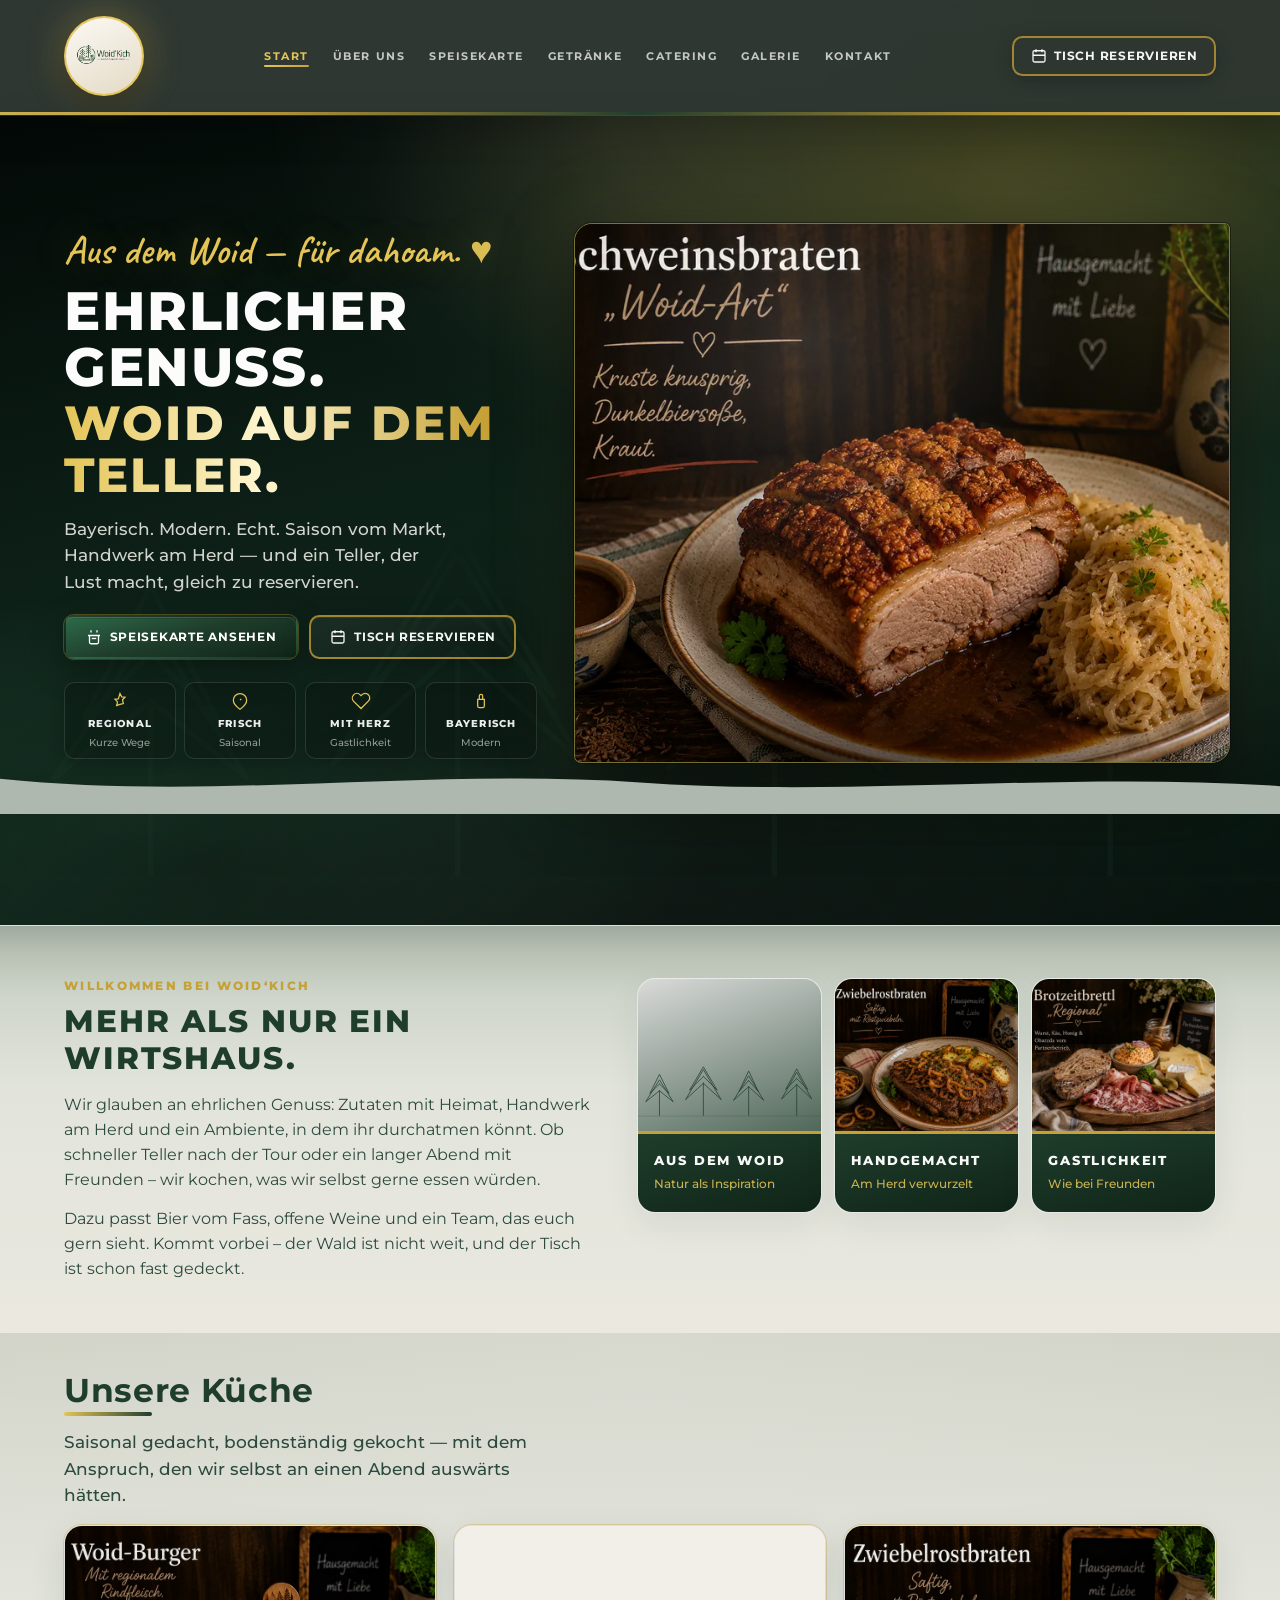
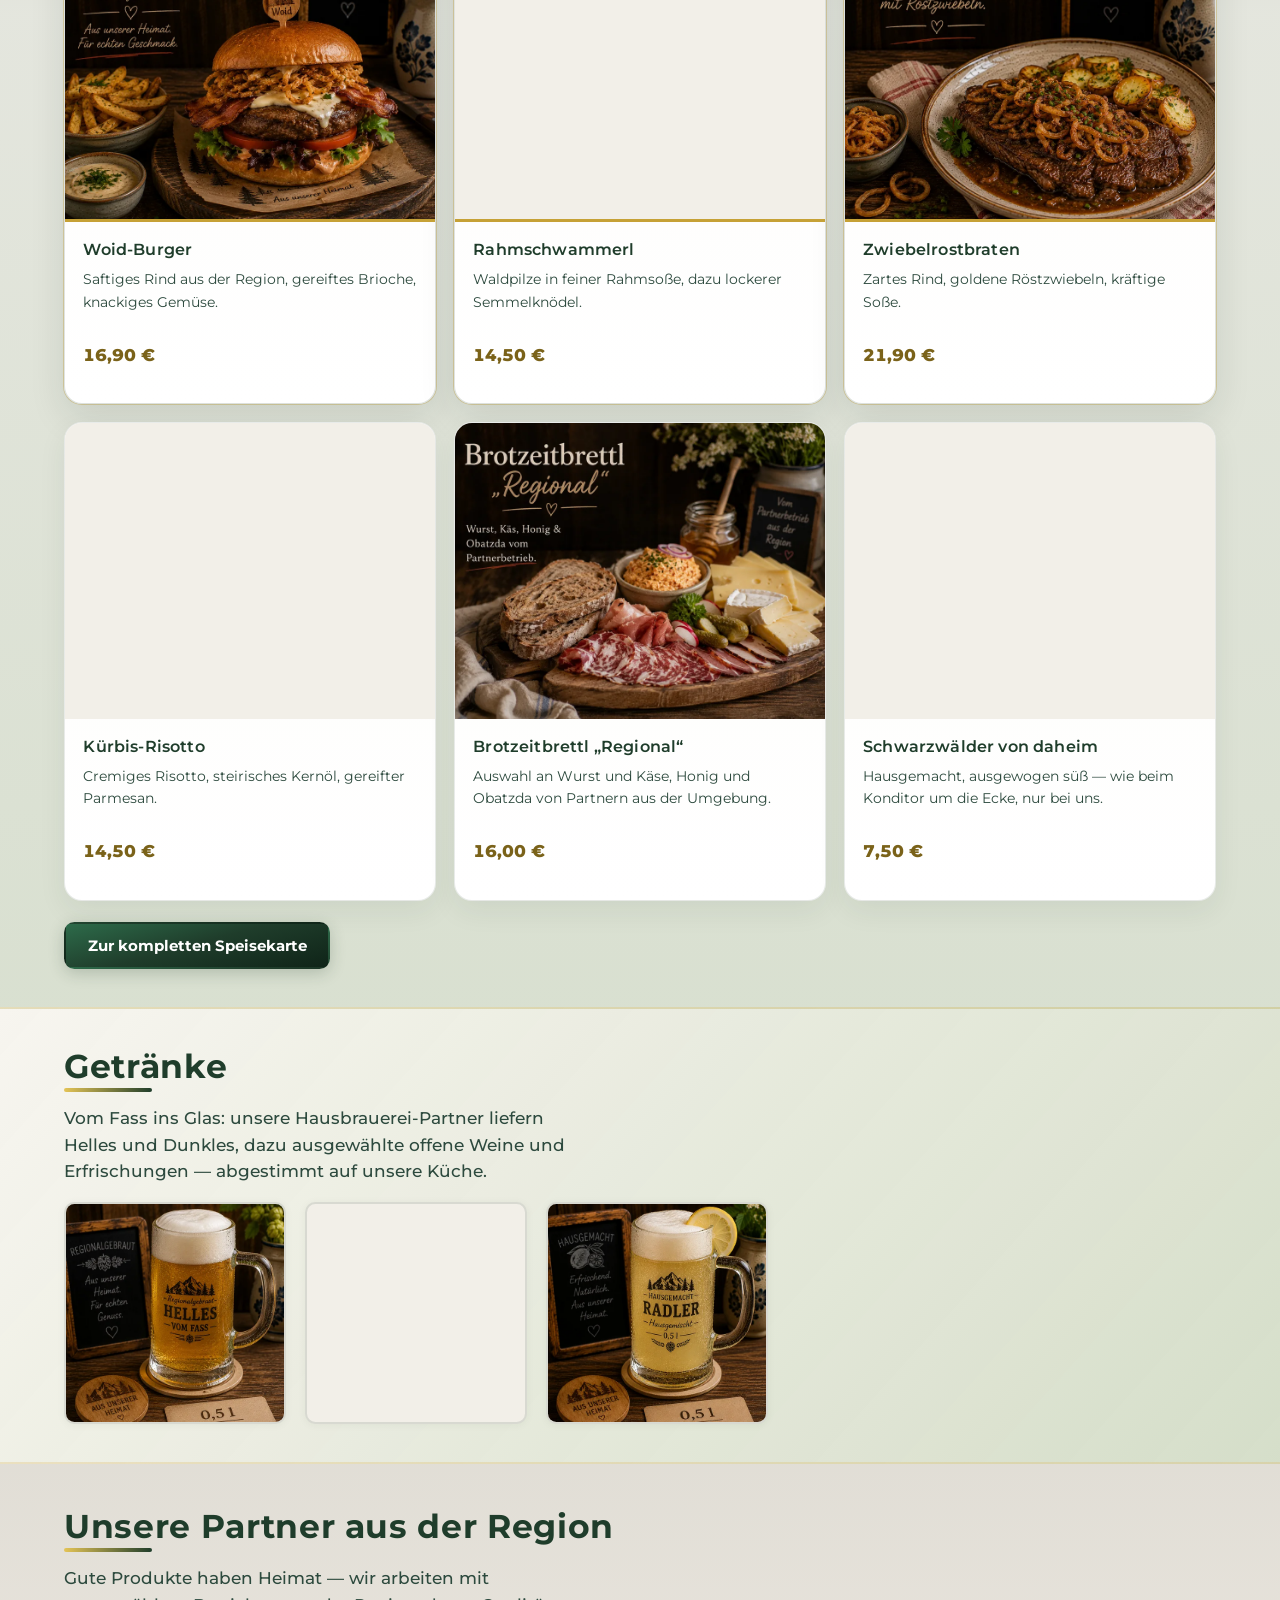
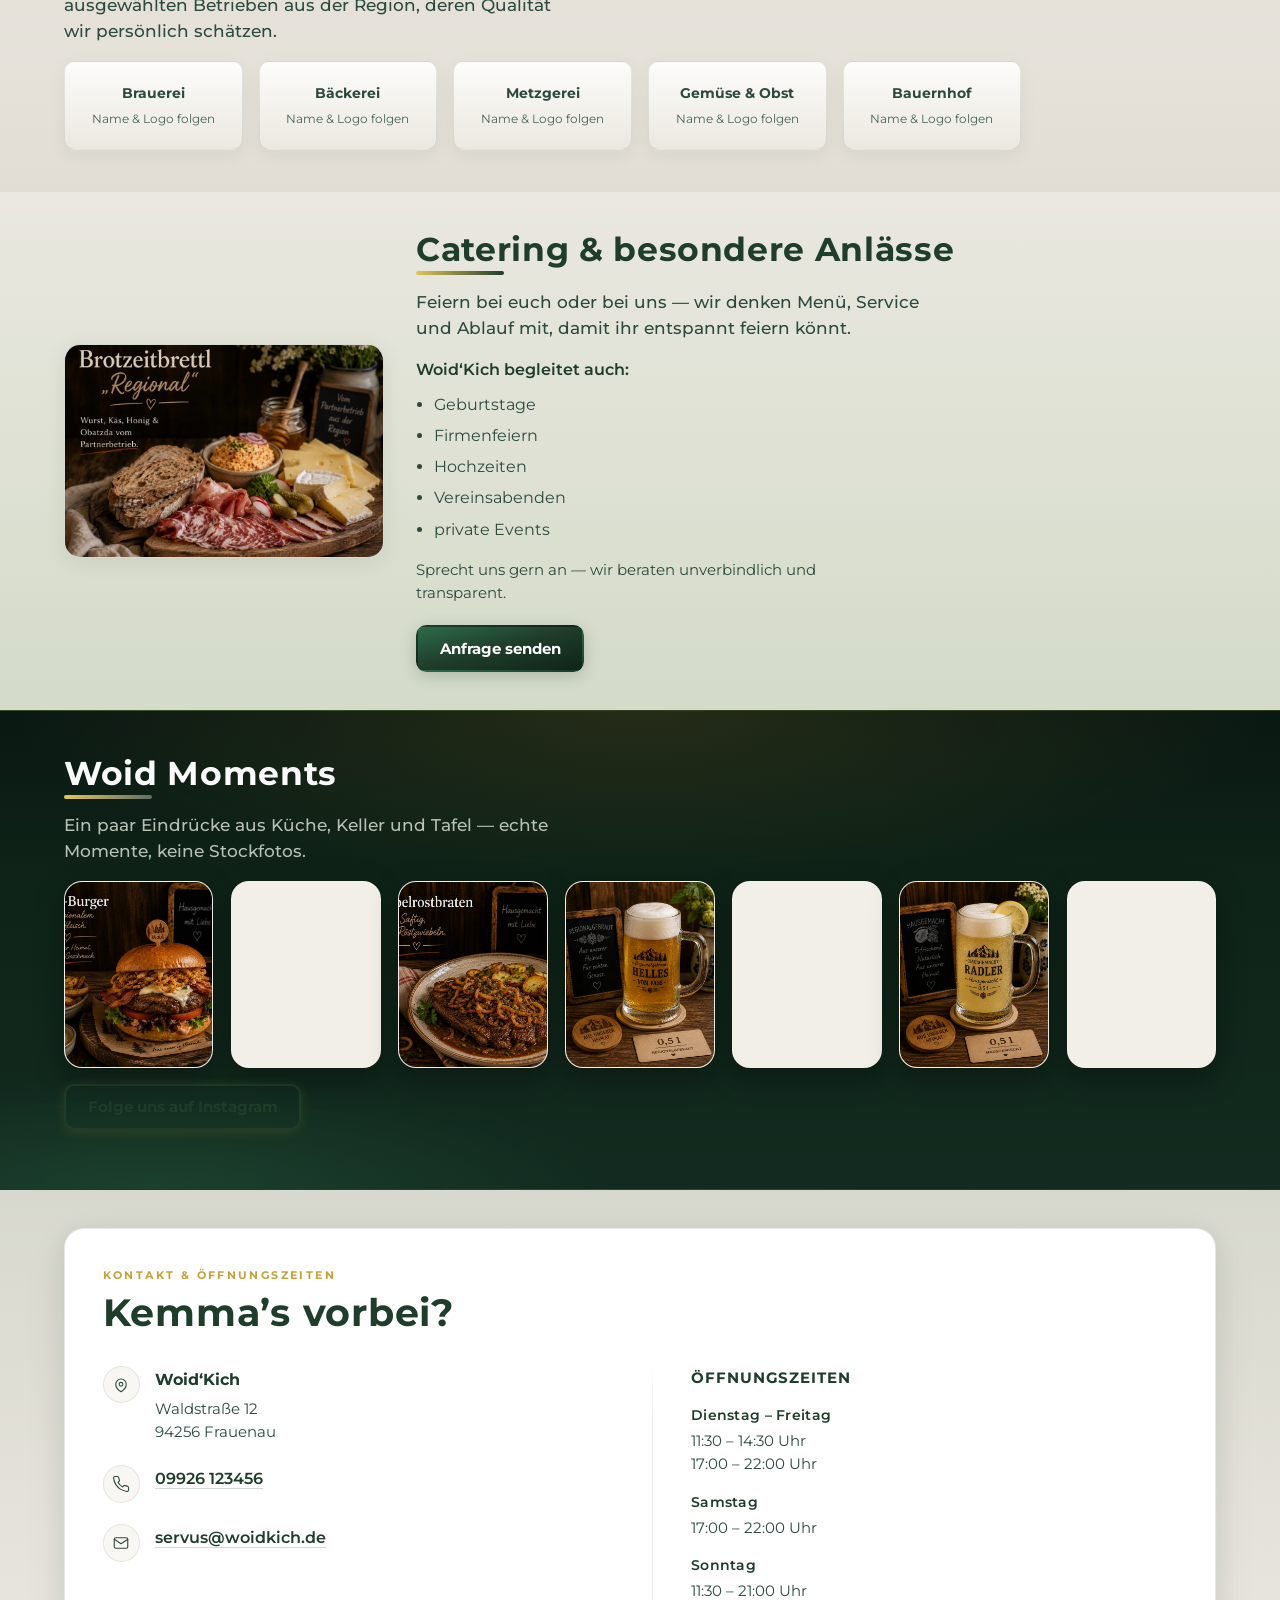
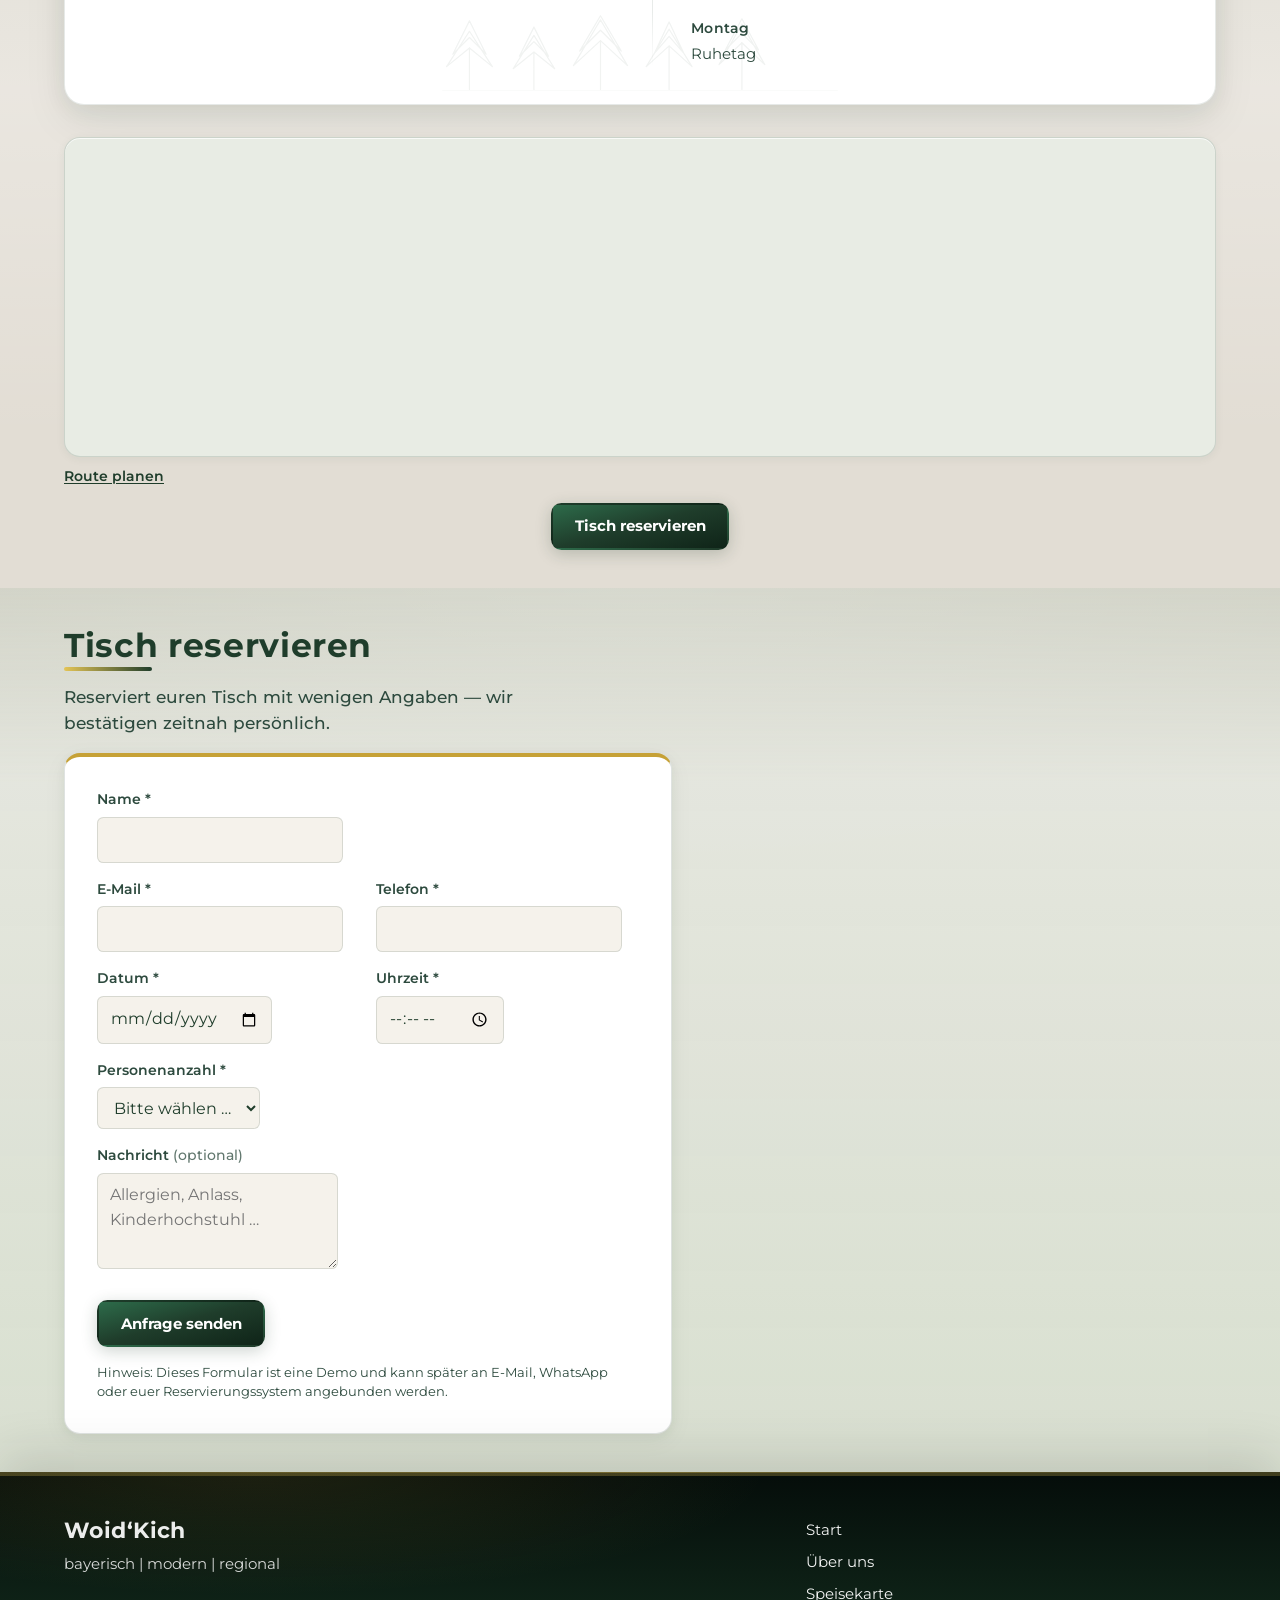
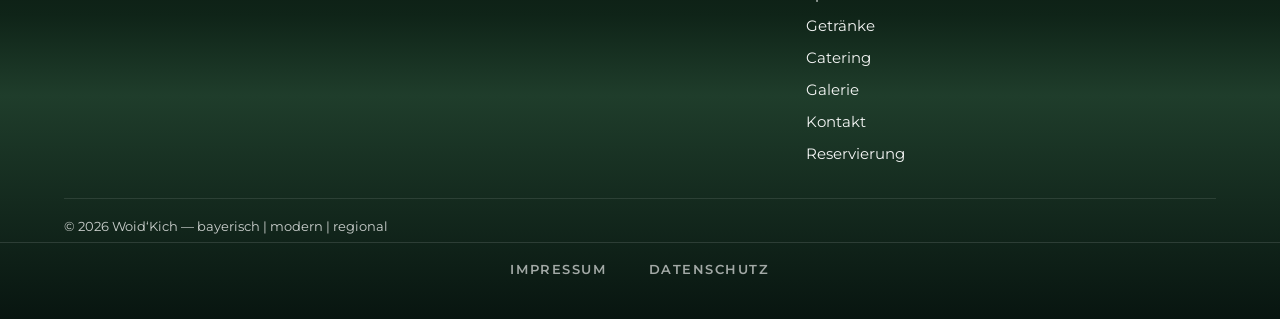
<file: index.html>
<!DOCTYPE html>
<html lang="de">
<head>
  <meta charset="utf-8">
  <meta name="viewport" content="width=device-width, initial-scale=1">
  <meta name="description" content="Woid‘Kich — bayerisch · modern · regional. Waldstraße 12, 94256 Frauenau. Reservierung &amp; Speisekarte.">
  <title>Woid‘Kich — bayerisch | modern | regional</title>
  <link rel="icon" href="logo.png" type="image/png">
  <link rel="preconnect" href="https://fonts.googleapis.com">
  <link rel="preconnect" href="https://fonts.gstatic.com" crossorigin>
  <link href="https://fonts.googleapis.com/css2?family=Caveat:wght@600&family=Montserrat:wght@400;500;600;700&display=swap" rel="stylesheet">
  <link rel="preload" as="image" href="img/web/schweinsbraten-woid-art.webp" type="image/webp">
  <link rel="stylesheet" href="style.css">
</head>
<body class="page--home">
  <a class="skip-link" href="#main">Zum Inhalt springen</a>

  <header class="site-header site-header--home">
    <div class="container header-inner">
      <a class="logo-link logo-link--badge" href="#start" aria-label="Woid‘Kich — Zur Startseite">
        <img src="logo.png" alt="" class="logo-img" width="480" height="148" decoding="async">
        <span class="logo-fallback" hidden>Woid‘Kich</span>
      </a>
      <button type="button" class="nav-toggle" aria-expanded="false" aria-controls="main-navigation" aria-label="Menü öffnen">
        <span class="nav-toggle__bars" aria-hidden="true"><span></span><span></span><span></span></span>
      </button>
      <nav id="main-navigation" class="main-nav main-nav--caps" aria-label="Hauptnavigation">
        <a href="#start" class="is-active" aria-current="page">Start</a>
        <a href="#ueber-uns">Über uns</a>
        <a href="#speisekarte">Speisekarte</a>
        <a href="#getraenke">Getränke</a>
        <a href="#catering">Catering</a>
        <a href="#galerie">Galerie</a>
        <a href="#kontakt">Kontakt</a>
      </nav>
      <div class="header-actions">
        <a class="btn btn--reserve-header" href="#reservierung">
          <svg class="btn__icon" width="18" height="18" viewBox="0 0 24 24" fill="none" stroke="currentColor" stroke-width="1.75" aria-hidden="true"><rect x="4" y="5" width="16" height="15" rx="2"/><path d="M8 3v4M16 3v4M4 11h16"/></svg>
          Tisch reservieren
        </a>
      </div>
    </div>
  </header>

  <main id="main">
    <section id="start" class="hero hero--cinema" aria-labelledby="hero-heading">
      <div class="hero__forest" aria-hidden="true"></div>
      <div class="container hero__grid hero__grid--cinema">
        <div class="hero__content hero__content--cinema">
          <p class="hero__script">Aus dem Woid — für dahoam. <span class="hero__heart" aria-hidden="true">♥</span></p>
          <h1 class="hero__display" id="hero-heading">
            <span class="hero__display-line">Ehrlicher Genuss.</span>
            <span class="hero__display-line hero__display-line--gold">Woid auf dem Teller.</span>
          </h1>
          <p class="hero__lead">
            Bayerisch. Modern. Echt. Saison vom Markt, Handwerk am Herd — und ein Teller, der Lust macht, gleich zu reservieren.
          </p>
          <div class="hero__actions hero__actions--cinema">
            <a class="btn btn--primary btn--cinema-solid" href="speisekarte.html">
              <svg class="btn__icon" width="18" height="18" viewBox="0 0 24 24" fill="none" stroke="currentColor" stroke-width="1.75" aria-hidden="true"><path d="M8 3v3M16 3v3M4 10h16M6 10v9a2 2 0 002 2h8a2 2 0 002-2v-9"/><path d="M9 14h6"/></svg>
              Speisekarte ansehen
            </a>
            <a class="btn btn--cinema-outline" href="#reservierung">
              <svg class="btn__icon" width="18" height="18" viewBox="0 0 24 24" fill="none" stroke="currentColor" stroke-width="1.75" aria-hidden="true"><rect x="4" y="5" width="16" height="15" rx="2"/><path d="M8 3v4M16 3v4M4 11h16"/></svg>
              Tisch reservieren
            </a>
          </div>
          <ul class="hero__pillrow" aria-label="Werte">
            <li class="hero__pill">
              <span class="hero__pill-icon" aria-hidden="true">
                <svg width="20" height="20" viewBox="0 0 24 24" fill="none" stroke="currentColor" stroke-width="1.5"><path d="M12 3l2 4 4 .5-3 3 1 4.5L12 16l-4 1.5 1-4.5-3-3 4-.5z"/></svg>
              </span>
              <span class="hero__pill-label">Regional</span>
              <span class="hero__pill-sub">Kurze Wege</span>
            </li>
            <li class="hero__pill">
              <span class="hero__pill-icon" aria-hidden="true">
                <svg width="20" height="20" viewBox="0 0 24 24" fill="none" stroke="currentColor" stroke-width="1.5"><path d="M12 22c4-3 8-6 8-11a8 8 0 10-16 0c0 5 4 8 8 11z"/><path d="M12 11l1.5-1.5"/></svg>
              </span>
              <span class="hero__pill-label">Frisch</span>
              <span class="hero__pill-sub">Saisonal</span>
            </li>
            <li class="hero__pill">
              <span class="hero__pill-icon" aria-hidden="true">
                <svg width="20" height="20" viewBox="0 0 24 24" fill="none" stroke="currentColor" stroke-width="1.5"><path d="M20.8 4.6a5.5 5.5 0 00-7.8 0L12 5.6l-1-1a5.5 5.5 0 00-7.8 7.8L12 21l8.8-8.8a5.5 5.5 0 000-7.8z"/></svg>
              </span>
              <span class="hero__pill-label">Mit Herz</span>
              <span class="hero__pill-sub">Gastlichkeit</span>
            </li>
            <li class="hero__pill">
              <span class="hero__pill-icon" aria-hidden="true">
                <svg width="20" height="20" viewBox="0 0 24 24" fill="none" stroke="currentColor" stroke-width="1.5"><path d="M8 10h8v8a2 2 0 01-2 2h-4a2 2 0 01-2-2v-8zM10 6a2 2 0 114 0v4H10V6z"/></svg>
              </span>
              <span class="hero__pill-label">Bayerisch</span>
              <span class="hero__pill-sub">Modern</span>
            </li>
          </ul>
        </div>
        <div class="hero__shot">
          <div class="hero__visual hero__visual--cinema" role="img" aria-label="Schweinsbraten vom Teller — Stimmungsbild Küche">
            <img class="hero__visual-img" src="img/web/schweinsbraten-woid-art.webp" alt="" width="900" height="600" decoding="async" fetchpriority="high" loading="eager" sizes="(max-width: 768px) 100vw, 58vw">
          </div>
        </div>
      </div>
      <div class="hero__edge" aria-hidden="true">
        <svg class="hero__edge-svg" viewBox="0 0 1440 56" preserveAspectRatio="none" focusable="false">
          <path fill="currentColor" d="M0,56 L0,18 C240,42 480,6 720,22 C960,38 1200,10 1440,26 L1440,56 Z"/>
        </svg>
      </div>
    </section>

    <section id="ueber-uns" class="welcome" aria-labelledby="welcome-heading">
      <div class="container welcome__grid">
        <div class="welcome__copy">
          <p class="welcome__kicker">Willkommen bei Woid‘Kich</p>
          <h2 id="welcome-heading" class="welcome__title">Mehr als nur ein Wirtshaus.</h2>
          <p class="welcome__text">
            Wir glauben an ehrlichen Genuss: Zutaten mit Heimat, Handwerk am Herd und ein Ambiente, in dem ihr durchatmen könnt.
            Ob schneller Teller nach der Tour oder ein langer Abend mit Freunden – wir kochen, was wir selbst gerne essen würden.
          </p>
          <p class="welcome__text">
            Dazu passt Bier vom Fass, offene Weine und ein Team, das euch gern sieht. Kommt vorbei – der Wald ist nicht weit,
            und der Tisch ist schon fast gedeckt.
          </p>
        </div>
        <div class="welcome__pillars">
          <article class="pillar-card">
            <div class="pillar-card__visual pillar-card__visual--forest" role="img" aria-label="Waldstimmung"></div>
            <div class="pillar-card__bar">
              <h3 class="pillar-card__title">Aus dem Woid</h3>
              <p class="pillar-card__tagline">Natur als Inspiration</p>
            </div>
          </article>
          <article class="pillar-card">
            <div class="pillar-card__visual">
              <img src="img/web/zwiebelrostbraten.webp" alt="" width="900" height="600" loading="lazy" decoding="async">
            </div>
            <div class="pillar-card__bar">
              <h3 class="pillar-card__title">Handgemacht</h3>
              <p class="pillar-card__tagline">Am Herd verwurzelt</p>
            </div>
          </article>
          <article class="pillar-card">
            <div class="pillar-card__visual">
              <img src="img/web/brotzeitbrettl-regional.webp" alt="" width="900" height="600" loading="lazy" decoding="async">
            </div>
            <div class="pillar-card__bar">
              <h3 class="pillar-card__title">Gastlichkeit</h3>
              <p class="pillar-card__tagline">Wie bei Freunden</p>
            </div>
          </article>
        </div>
      </div>
    </section>

    <section id="speisekarte" class="section section--muted" aria-labelledby="kitchen-heading">
      <div class="container">
        <h2 id="kitchen-heading" class="section__title">Unsere Küche</h2>
        <p class="section__lead">Saisonal gedacht, bodenständig gekocht — mit dem Anspruch, den wir selbst an einen Abend auswärts hätten.</p>
        <div class="menu-preview__grid">
          <article class="card-dish card-dish--featured">
            <div class="card-dish__img">
              <img src="img/web/woid-burger.webp" alt="" width="900" height="563" loading="lazy" decoding="async">
            </div>
            <div class="card-dish__body">
              <h3 class="card-dish__title">Woid‑Burger</h3>
              <p class="card-dish__desc">Saftiges Rind aus der Region, gereiftes Brioche, knackiges Gemüse.</p>
              <p class="card-dish__price"><span class="price">16,90&nbsp;€</span></p>
            </div>
          </article>
          <article class="card-dish card-dish--featured">
            <div class="card-dish__img">
              <img src="img/web/rahmschwammerl.webp" alt="" width="900" height="563" loading="lazy" decoding="async">
            </div>
            <div class="card-dish__body">
              <h3 class="card-dish__title">Rahmschwammerl</h3>
              <p class="card-dish__desc">Waldpilze in feiner Rahmsoße, dazu lockerer Semmelknödel.</p>
              <p class="card-dish__price"><span class="price">14,50&nbsp;€</span></p>
            </div>
          </article>
          <article class="card-dish card-dish--featured">
            <div class="card-dish__img">
              <img src="img/web/zwiebelrostbraten.webp" alt="" width="900" height="563" loading="lazy" decoding="async">
            </div>
            <div class="card-dish__body">
              <h3 class="card-dish__title">Zwiebelrostbraten</h3>
              <p class="card-dish__desc">Zartes Rind, goldene Röstzwiebeln, kräftige Soße.</p>
              <p class="card-dish__price"><span class="price">21,90&nbsp;€</span></p>
            </div>
          </article>
          <article class="card-dish">
            <div class="card-dish__img">
              <img src="img/web/kurbis-risotto.webp" alt="" width="900" height="563" loading="lazy" decoding="async">
            </div>
            <div class="card-dish__body">
              <h3 class="card-dish__title">Kürbis‑Risotto</h3>
              <p class="card-dish__desc">Cremiges Risotto, steirisches Kernöl, gereifter Parmesan.</p>
              <p class="card-dish__price"><span class="price">14,50&nbsp;€</span></p>
            </div>
          </article>
          <article class="card-dish">
            <div class="card-dish__img">
              <img src="img/web/brotzeitbrettl-regional.webp" alt="" width="900" height="563" loading="lazy" decoding="async">
            </div>
            <div class="card-dish__body">
              <h3 class="card-dish__title">Brotzeitbrettl „Regional“</h3>
              <p class="card-dish__desc">Auswahl an Wurst und Käse, Honig und Obatzda von Partnern aus der Umgebung.</p>
              <p class="card-dish__price"><span class="price">16,00&nbsp;€</span></p>
            </div>
          </article>
          <article class="card-dish">
            <div class="card-dish__img">
              <img src="img/web/schwarzwalder.webp" alt="" width="900" height="563" loading="lazy" decoding="async">
            </div>
            <div class="card-dish__body">
              <h3 class="card-dish__title">Schwarzwälder von daheim</h3>
              <p class="card-dish__desc">Hausgemacht, ausgewogen süß — wie beim Konditor um die Ecke, nur bei uns.</p>
              <p class="card-dish__price"><span class="price">7,50&nbsp;€</span></p>
            </div>
          </article>
        </div>
        <div class="section__footer-cta">
          <a class="btn btn--primary" href="speisekarte.html">Zur kompletten Speisekarte</a>
        </div>
      </div>
    </section>

    <section id="getraenke" class="section getraenke-teaser" aria-labelledby="getraenke-heading">
      <div class="container">
        <h2 id="getraenke-heading" class="section__title">Getränke</h2>
        <p class="section__lead">
          Vom Fass ins Glas: unsere Hausbrauerei-Partner liefern Helles und Dunkles, dazu ausgewählte offene Weine
          und Erfrischungen — abgestimmt auf unsere Küche.
        </p>
        <div class="getraenke-strip" role="group" aria-label="Getränke in Bildern">
          <figure class="getraenke-strip__item">
            <img src="img/web/helles-vom-fass.webp" alt="" width="560" height="560" loading="lazy" decoding="async">
          </figure>
          <figure class="getraenke-strip__item">
            <img src="img/web/dunkles.webp" alt="" width="560" height="560" loading="lazy" decoding="async">
          </figure>
          <figure class="getraenke-strip__item">
            <img src="img/web/radler.webp" alt="" width="560" height="560" loading="lazy" decoding="async">
          </figure>
        </div>
      </div>
    </section>

    <section id="partner" class="section" aria-labelledby="partner-heading">
      <div class="container">
        <h2 id="partner-heading" class="section__title">Unsere Partner aus der Region</h2>
        <p class="section__lead">Gute Produkte haben Heimat — wir arbeiten mit ausgewählten Betrieben aus der Region, deren Qualität wir persönlich schätzen.</p>
        <div class="partner-grid">
          <div class="partner-item">Brauerei <small>Name &amp; Logo folgen</small></div>
          <div class="partner-item">Bäckerei <small>Name &amp; Logo folgen</small></div>
          <div class="partner-item">Metzgerei <small>Name &amp; Logo folgen</small></div>
          <div class="partner-item">Gemüse &amp; Obst <small>Name &amp; Logo folgen</small></div>
          <div class="partner-item">Bauernhof <small>Name &amp; Logo folgen</small></div>
        </div>
      </div>
    </section>

    <section id="catering" class="section catering" aria-labelledby="catering-heading">
      <div class="container catering__grid">
        <div class="catering__visual" role="img" aria-label="Catering &amp; festliche Tafel">
          <img src="img/web/brotzeitbrettl-regional.webp" alt="" width="900" height="600" loading="lazy" decoding="async">
        </div>
        <div class="catering__content">
          <h2 id="catering-heading" class="section__title">Catering &amp; besondere Anlässe</h2>
          <p class="section__lead">
            Feiern bei euch oder bei uns — wir denken Menü, Service und Ablauf mit, damit ihr entspannt feiern könnt.
          </p>
          <p class="catering__intro">Woid‘Kich begleitet auch:</p>
          <ul class="catering__list">
            <li>Geburtstage</li>
            <li>Firmenfeiern</li>
            <li>Hochzeiten</li>
            <li>Vereinsabenden</li>
            <li>private Events</li>
          </ul>
          <p class="catering__note">Sprecht uns gern an — wir beraten unverbindlich und transparent.</p>
          <a class="btn btn--primary" href="mailto:servus@woidkich.de?subject=Anfrage%3A%20Catering%20%26%20Event">Anfrage senden</a>
        </div>
      </div>
    </section>

    <section id="galerie" class="section section--muted section--dark-gallery" aria-labelledby="gallery-heading">
      <div class="container">
        <h2 id="gallery-heading" class="section__title">Woid Moments</h2>
        <p class="section__lead">Ein paar Eindrücke aus Küche, Keller und Tafel — echte Momente, keine Stockfotos.</p>
        <div class="gallery-strip" role="list">
          <div class="gallery-item" role="listitem">
            <img src="img/web/woid-burger.webp" alt="" width="560" height="560" loading="lazy" decoding="async">
          </div>
          <div class="gallery-item" role="listitem">
            <img src="img/web/rahmschwammerl.webp" alt="" width="560" height="560" loading="lazy" decoding="async">
          </div>
          <div class="gallery-item" role="listitem">
            <img src="img/web/zwiebelrostbraten.webp" alt="" width="560" height="560" loading="lazy" decoding="async">
          </div>
          <div class="gallery-item" role="listitem">
            <img src="img/web/helles-vom-fass.webp" alt="" width="560" height="560" loading="lazy" decoding="async">
          </div>
          <div class="gallery-item" role="listitem">
            <img src="img/web/dunkles.webp" alt="" width="560" height="560" loading="lazy" decoding="async">
          </div>
          <div class="gallery-item" role="listitem">
            <img src="img/web/radler.webp" alt="" width="560" height="560" loading="lazy" decoding="async">
          </div>
          <div class="gallery-item" role="listitem">
            <img src="img/web/kaiserschmarrn.webp" alt="" width="560" height="560" loading="lazy" decoding="async">
          </div>
        </div>
        <p class="gallery-cta">
          <a class="btn btn--ghost" href="https://www.instagram.com/" target="_blank" rel="noopener noreferrer">Folge uns auf Instagram</a>
        </p>
      </div>
    </section>

    <section id="kontakt" class="section section--contact" aria-labelledby="contact-card-title">
      <div class="container contact-layout">
        <article class="contact-card">
          <header class="contact-card__head">
            <p class="contact-card__kicker">Kontakt &amp; Öffnungszeiten</p>
            <h2 id="contact-card-title" class="contact-card__display">Kemma’s vorbei?</h2>
          </header>
          <div class="contact-card__columns">
            <div class="contact-card__primary">
              <ul class="contact-card__channels">
                <li class="contact-card__channel">
                  <span class="contact-card__icon" aria-hidden="true">
                    <svg width="18" height="18" viewBox="0 0 24 24" fill="none" stroke="currentColor" stroke-width="1.5" stroke-linecap="round" stroke-linejoin="round"><path d="M12 21s7-4 7-10a7 7 0 10-14 0c0 6 7 10 7 10z"/><circle cx="12" cy="11" r="2.5"/></svg>
                  </span>
                  <div class="contact-card__channel-body">
                    <span class="contact-card__name">Woid‘Kich</span>
                    <p>Waldstraße 12<br>94256 Frauenau</p>
                  </div>
                </li>
                <li class="contact-card__channel">
                  <span class="contact-card__icon" aria-hidden="true">
                    <svg width="18" height="18" viewBox="0 0 24 24" fill="none" stroke="currentColor" stroke-width="1.5" stroke-linecap="round" stroke-linejoin="round"><path d="M22 16.92v3a2 2 0 01-2.18 2 19.8 19.8 0 01-8.63-3.07 19.5 19.5 0 01-6-6 19.8 19.8 0 01-3.07-8.67A2 2 0 014.11 2h3a2 2 0 012 1.72c.127.96.361 1.903.7 2.81a2 2 0 01-.45 2.11L8.09 9.91a16 16 0 006 6l1.27-1.27a2 2 0 012.11-.45c.907.339 1.85.573 2.81.7A2 2 0 0122 16.92z"/></svg>
                  </span>
                  <div class="contact-card__channel-body">
                    <a class="contact-card__link" href="tel:+499926123456" aria-label="Telefon: 09926 123456">09926&nbsp;123456</a>
                  </div>
                </li>
                <li class="contact-card__channel">
                  <span class="contact-card__icon" aria-hidden="true">
                    <svg width="18" height="18" viewBox="0 0 24 24" fill="none" stroke="currentColor" stroke-width="1.5" stroke-linecap="round" stroke-linejoin="round"><rect x="3" y="5" width="18" height="14" rx="2"/><path d="M3 7l9 6 9-6"/></svg>
                  </span>
                  <div class="contact-card__channel-body">
                    <a class="contact-card__link" href="mailto:servus@woidkich.de" aria-label="E-Mail an servus@woidkich.de">servus@woidkich.de</a>
                  </div>
                </li>
              </ul>
            </div>
            <div class="contact-card__rule" aria-hidden="true"></div>
            <div class="contact-card__secondary">
              <h3 class="contact-card__hours-title">Öffnungszeiten</h3>
              <dl class="contact-card__hours">
                <div class="contact-card__hours-row">
                  <dt>Dienstag – Freitag</dt>
                  <dd>11:30 – 14:30 Uhr<br>17:00 – 22:00 Uhr</dd>
                </div>
                <div class="contact-card__hours-row">
                  <dt>Samstag</dt>
                  <dd>17:00 – 22:00 Uhr</dd>
                </div>
                <div class="contact-card__hours-row">
                  <dt>Sonntag</dt>
                  <dd>11:30 – 21:00 Uhr</dd>
                </div>
                <div class="contact-card__hours-row contact-card__hours-row--muted">
                  <dt>Montag</dt>
                  <dd>Ruhetag</dd>
                </div>
              </dl>
            </div>
          </div>
          <div class="contact-card__woods" aria-hidden="true"></div>
        </article>
        <div class="contact-layout__below">
          <!-- Karte: bbox & marker in der iframe-URL anpassen (openstreetmap.org → Teilen → „HTML“). -->
          <div class="map-card">
            <div class="map-card__frame">
              <iframe
                class="map-card__embed"
                src="https://www.openstreetmap.org/export/embed.html?bbox=13.2920%2C48.9855%2C13.3100%2C48.9938&amp;layer=mapnik&amp;marker=48.9896233%2C13.3009875"
                title="Karte: Woid‘Kich in Frauenau"
                loading="lazy"
                referrerpolicy="no-referrer-when-downgrade"
                width="600"
                height="320"
              ></iframe>
              <p class="map-card__fallback" role="status" aria-live="polite">
                Karte konnte nicht geladen werden. Adresse: Waldstraße 12, 94256 Frauenau.
              </p>
            </div>
            <a
              class="map-card__link"
              href="https://www.openstreetmap.org/search?query=Waldstra%C3%9Fe%2012%2C%2094256%20Frauenau%2C%20Deutschland"
              target="_blank"
              rel="noopener noreferrer"
            >Route planen</a>
          </div>
          <p class="contact-layout__cta">
            <a class="btn btn--primary" href="#reservierung">Tisch reservieren</a>
          </p>
        </div>
      </div>
    </section>

    <section id="reservierung" class="section section--muted" aria-labelledby="reserve-heading">
      <div class="container">
        <h2 id="reserve-heading" class="section__title">Tisch reservieren</h2>
        <p class="section__lead">Reserviert euren Tisch mit wenigen Angaben — wir bestätigen zeitnah persönlich.</p>
        <div class="form-card">
          <div id="reserve-message" class="form-message" role="status" aria-live="polite" tabindex="-1" hidden></div>
          <form id="reservation-form" class="form-grid" novalidate>
            <div class="field">
              <label for="reserve-name">Name *</label>
              <input type="text" name="name" id="reserve-name" autocomplete="name" required maxlength="120" aria-required="true">
              <span class="field-error">Bitte gib deinen Namen an.</span>
            </div>
            <div class="form-row--2">
              <div class="field">
                <label for="reserve-email">E‑Mail *</label>
                <input type="email" name="email" id="reserve-email" autocomplete="email" required maxlength="120" aria-required="true">
                <span class="field-error">Bitte gib eine gültige E‑Mail-Adresse an.</span>
              </div>
              <div class="field">
                <label for="reserve-phone">Telefon *</label>
                <input type="tel" name="phone" id="reserve-phone" autocomplete="tel" required maxlength="40" aria-required="true">
                <span class="field-error">Bitte gib eine Telefonnummer an.</span>
              </div>
            </div>
            <div class="form-row--2">
              <div class="field">
                <label for="reserve-date">Datum *</label>
                <input type="date" name="date" id="reserve-date" required aria-required="true">
                <span class="field-error">Bitte wähle ein Datum.</span>
              </div>
              <div class="field">
                <label for="reserve-time">Uhrzeit *</label>
                <input type="time" name="time" id="reserve-time" required aria-required="true">
                <span class="field-error">Bitte wähle eine Uhrzeit.</span>
              </div>
            </div>
            <div class="field">
              <label for="reserve-guests">Personenanzahl *</label>
              <select name="guests" id="reserve-guests" required aria-required="true">
                <option value="">Bitte wählen …</option>
                <option value="1">1 Person</option>
                <option value="2">2 Personen</option>
                <option value="3">3 Personen</option>
                <option value="4">4 Personen</option>
                <option value="5">5 Personen</option>
                <option value="6">6 Personen</option>
                <option value="7+">7 oder mehr</option>
              </select>
              <span class="field-error">Bitte wähle die Personenanzahl.</span>
            </div>
            <div class="field">
              <label for="reserve-message-field">Nachricht <span class="label-optional">(optional)</span></label>
              <textarea name="message" id="reserve-message-field" maxlength="800" placeholder="Allergien, Anlass, Kinderhochstuhl …"></textarea>
              <span class="field-error" aria-hidden="true"></span>
            </div>
            <div class="form-actions">
              <button type="submit" class="btn btn--primary">Anfrage senden</button>
            </div>
          </form>
          <p class="form-hint">Hinweis: Dieses Formular ist eine Demo und kann später an E‑Mail, WhatsApp oder euer Reservierungssystem angebunden werden.</p>
        </div>
      </div>
    </section>
  </main>

  <footer class="site-footer">
    <div class="container footer-grid">
      <div>
        <p class="footer-brand">Woid‘Kich</p>
        <p class="footer-tagline">bayerisch | modern | regional</p>
      </div>
      <div>
        <ul class="footer-nav">
          <li><a href="#start">Start</a></li>
          <li><a href="#ueber-uns">Über uns</a></li>
          <li><a href="#speisekarte">Speisekarte</a></li>
          <li><a href="#getraenke">Getränke</a></li>
          <li><a href="#catering">Catering</a></li>
          <li><a href="#galerie">Galerie</a></li>
          <li><a href="#kontakt">Kontakt</a></li>
          <li><a href="#reservierung">Reservierung</a></li>
        </ul>
      </div>
    </div>
    <div class="container">
      <p class="footer-copy">© 2026 Woid‘Kich — bayerisch | modern | regional</p>
    </div>

    <div class="footer-legal">
      <div class="container footer-legal__toggles">
        <button
          type="button"
          class="footer-legal__toggle"
          id="footer-legal-toggle-impressum"
          aria-expanded="false"
          aria-controls="impressum"
        >Impressum</button>
        <button
          type="button"
          class="footer-legal__toggle"
          id="footer-legal-toggle-datenschutz"
          aria-expanded="false"
          aria-controls="datenschutz"
        >Datenschutz</button>
      </div>

      <div
        id="impressum"
        class="footer-legal__panel"
        role="region"
        aria-labelledby="footer-legal-toggle-impressum"
        aria-hidden="true"
      >
        <div class="footer-legal__panel-inner" inert>
          <div class="container footer-legal__content">
            <h2 class="footer-legal__title">Impressum</h2>
            <p class="footer-legal__hint">Die folgenden Angaben sind Platzhalter und werden vor Veröffentlichung final ergänzt.</p>
            <p class="footer-legal__block">
              <strong>Woid‘Kich</strong><br>
              Waldstraße 12<br>
              94256 Frauenau
            </p>
            <p class="footer-legal__block">
              <strong>Kontakt</strong><br>
              <a href="tel:+499926123456">09926&nbsp;123456</a><br>
              <a href="mailto:servus@woidkich.de">servus@woidkich.de</a>
            </p>
            <p class="footer-legal__block">
              <strong>Vertreten durch</strong><br>
              [Vorname Nachname ergänzen]
            </p>
            <p class="footer-legal__block">
              <strong>Umsatzsteuer-ID</strong><br>
              [falls vorhanden ergänzen]
            </p>
            <p class="footer-legal__hint footer-legal__hint--final">Vor dem Livegang rechtlich prüfen und vervollständigen.</p>
          </div>
        </div>
      </div>

      <div
        id="datenschutz"
        class="footer-legal__panel"
        role="region"
        aria-labelledby="footer-legal-toggle-datenschutz"
        aria-hidden="true"
      >
        <div class="footer-legal__panel-inner" inert>
          <div class="container footer-legal__content">
            <h2 class="footer-legal__title">Datenschutz</h2>
            <p class="footer-legal__hint">Die folgende Übersicht ist bewusst allgemein gehalten und ersetzt keine rechtsverbindliche Datenschutzerklärung. Bitte vor dem Livegang durch eine Fachperson prüfen und ergänzen lassen.</p>
            <p class="footer-legal__block">Es sind u. a. folgende Themen zu berücksichtigen und auszuarbeiten:</p>
            <ul class="footer-legal__list">
              <li>Hosting der Website (z. B. GitHub Pages) und dabei anfallende technische Daten</li>
              <li>Server-Logfiles bzw. vergleichbare Zugriffsprotokolle des Hosters</li>
              <li>Kontaktaufnahme per E-Mail oder Telefon</li>
              <li>Reservierungsanfragen über das Formular (Zweck, Speicherdauer, Empfänger)</li>
              <li>OpenStreetMap-Karte: Beim Laden der Karte können Daten an den Kartendienst übertragen werden.</li>
              <li>Rechte der betroffenen Personen (Auskunft, Löschung, Berichtigung, Widerspruch, Beschwerde bei einer Aufsichtsbehörde)</li>
            </ul>
            <p class="footer-legal__hint footer-legal__hint--final">Platzhaltertext — keine abschließenden rechtlichen Aussagen.</p>
          </div>
        </div>
      </div>
    </div>
  </footer>

  <script src="main.js" defer></script>
</body>
</html>
</file>
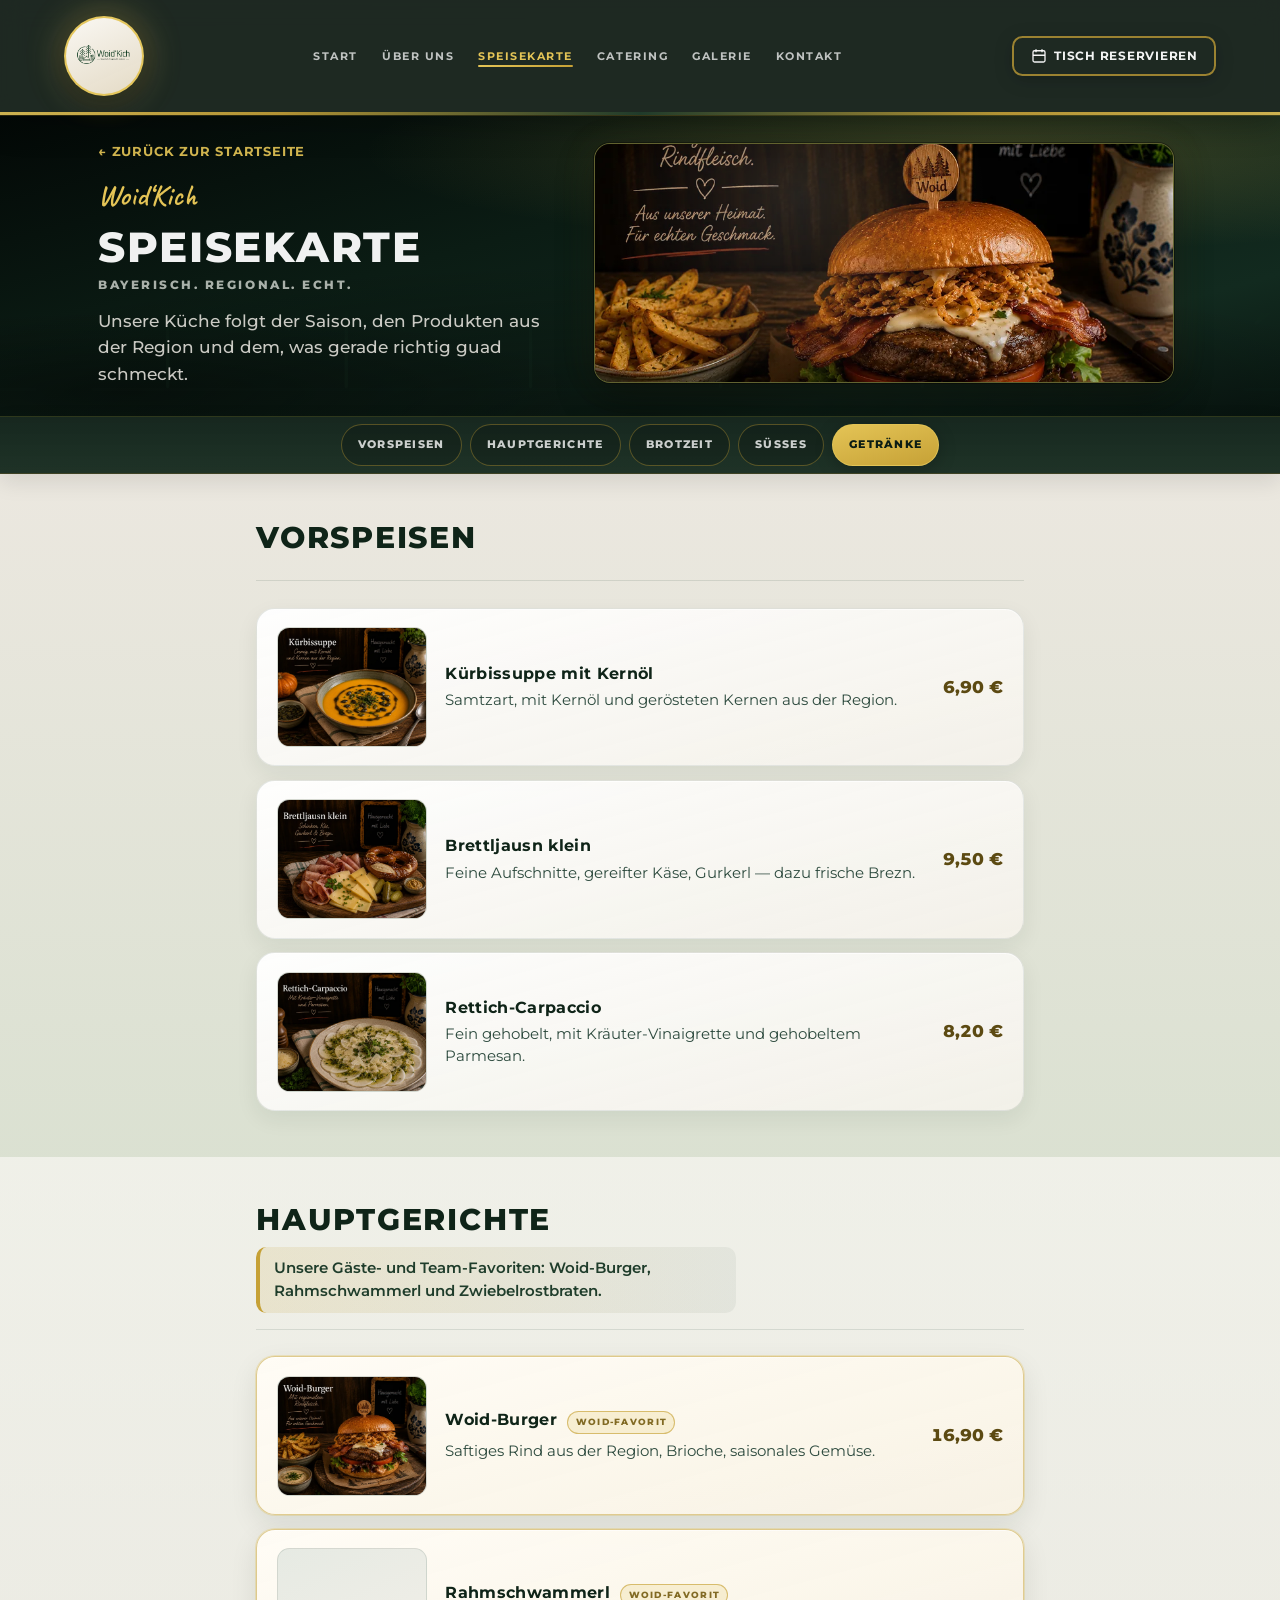
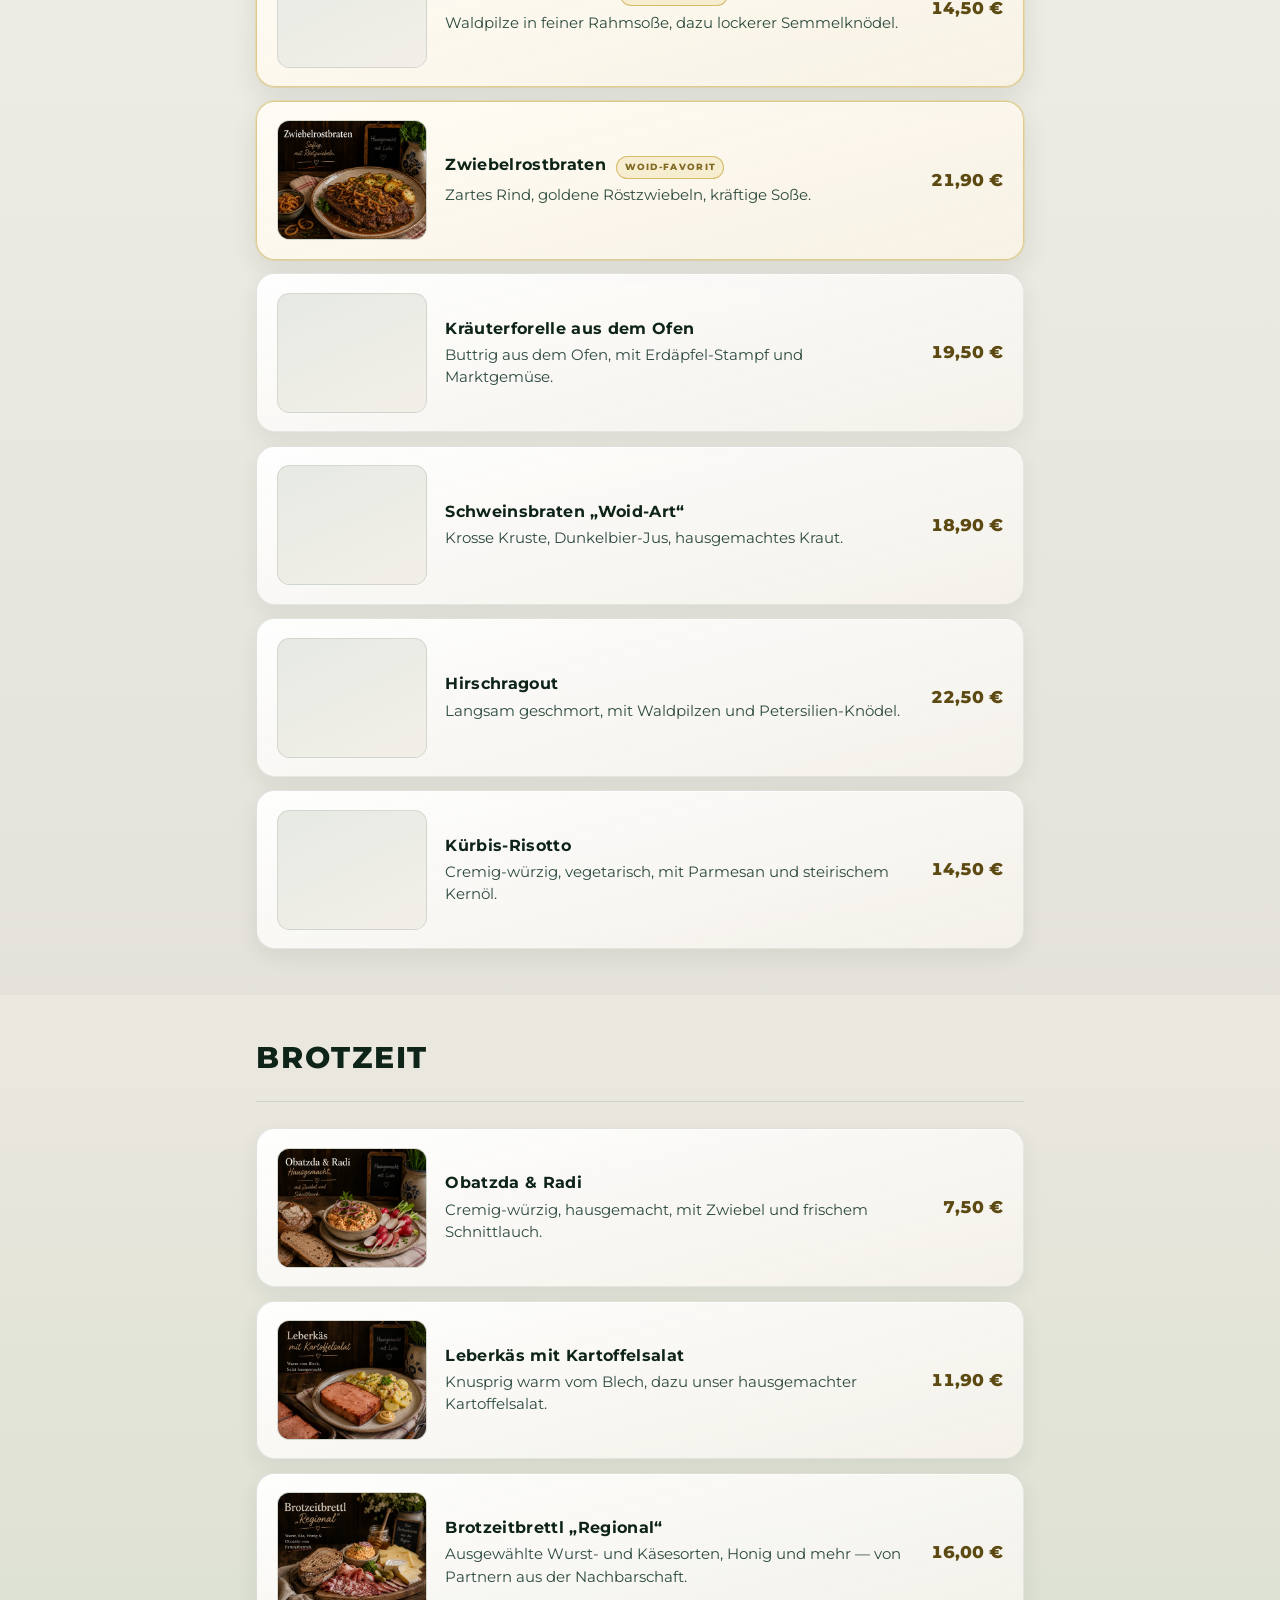
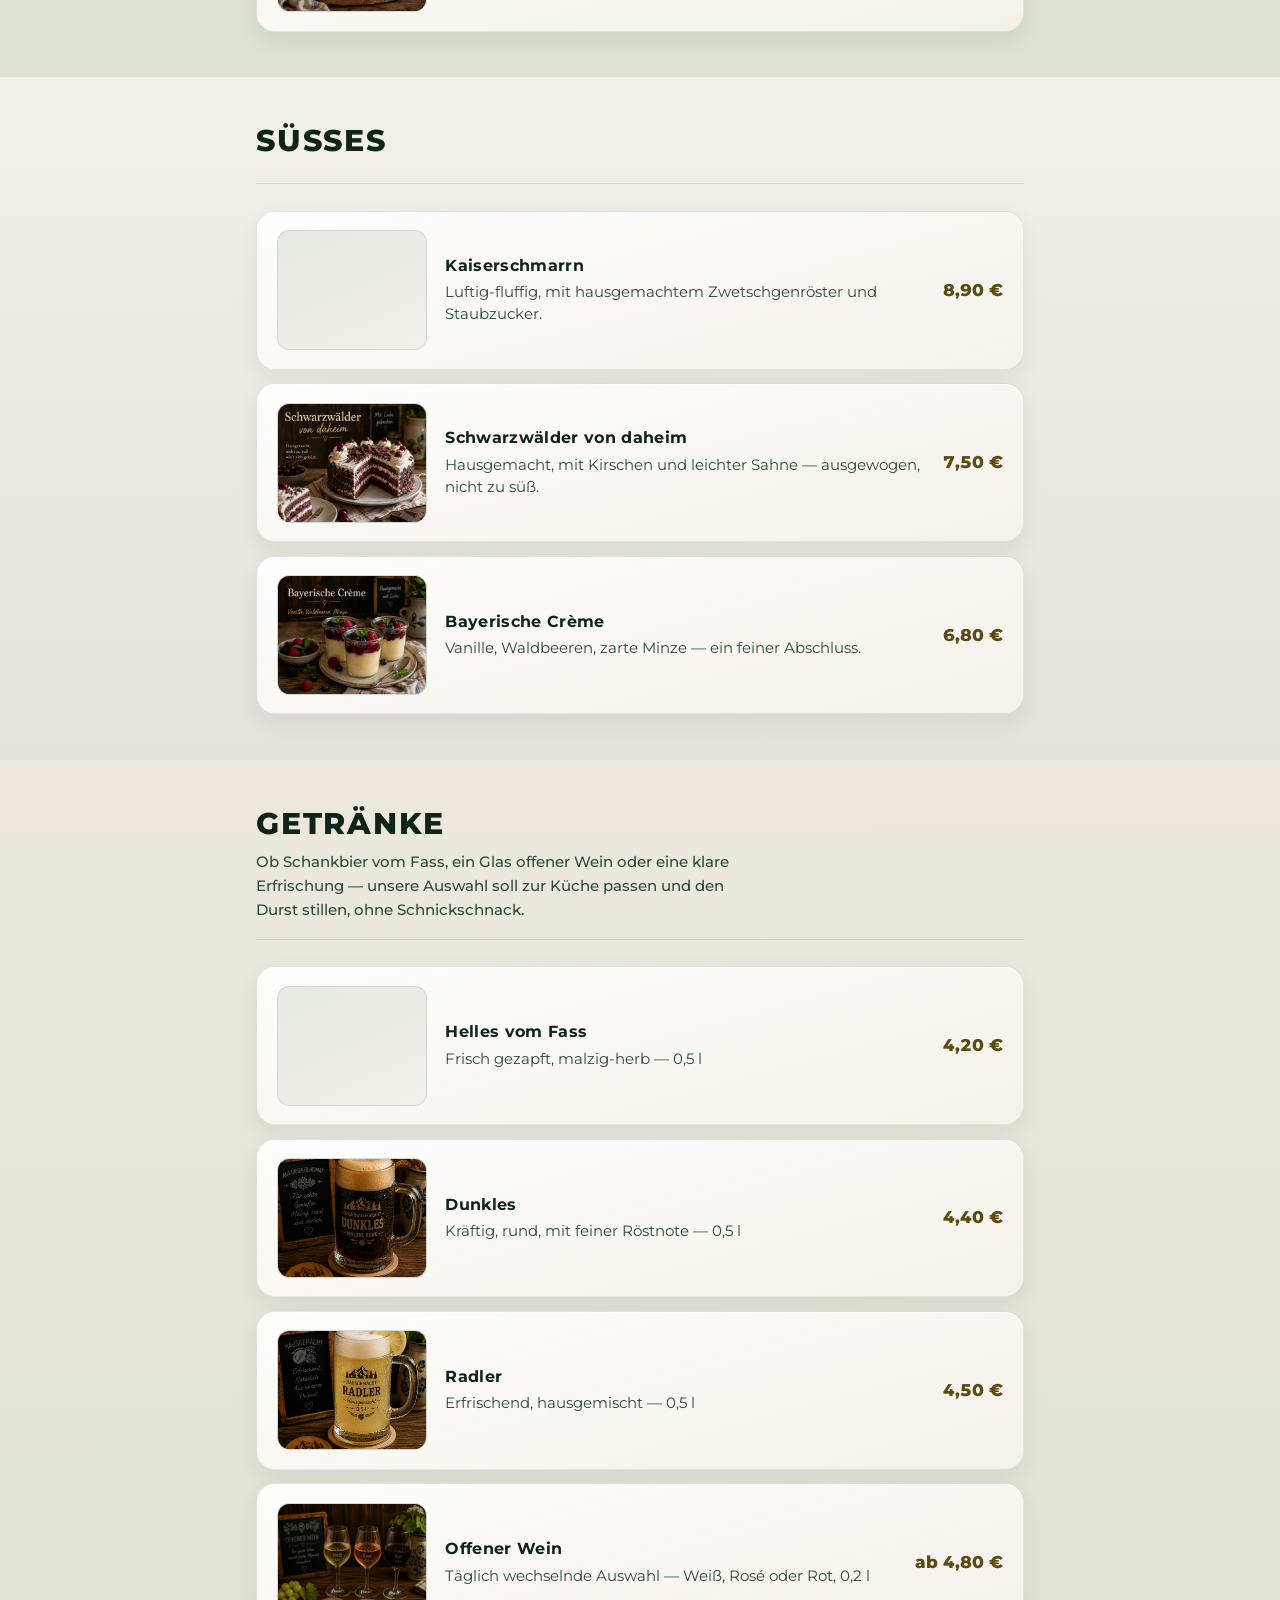
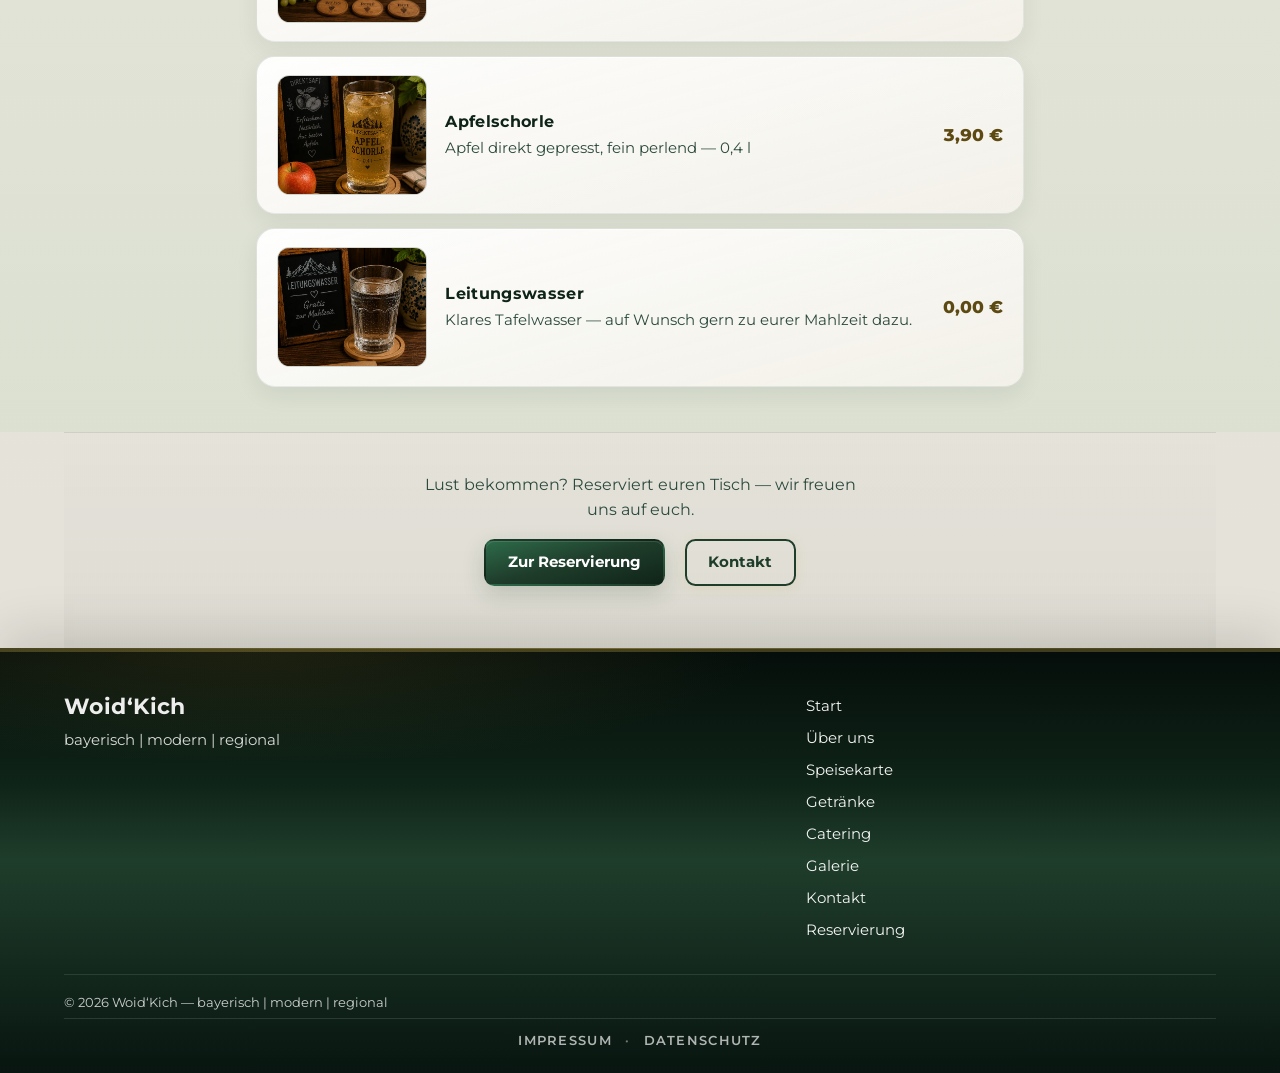
<file: speisekarte.html>
<!DOCTYPE html>
<html lang="de">
<head>
  <meta charset="utf-8">
  <meta name="viewport" content="width=device-width, initial-scale=1">
  <meta name="description" content="Speisekarte Woid‘Kich — Vorspeisen, Hauptgerichte inkl. Woid‑Burger &amp; Zwiebelrostbraten, Brotzeit, Süßes, Getränke.">
  <title>Speisekarte — Woid‘Kich</title>
  <link rel="icon" href="logo.png" type="image/png">
  <link rel="preconnect" href="https://fonts.googleapis.com">
  <link rel="preconnect" href="https://fonts.gstatic.com" crossorigin>
  <link href="https://fonts.googleapis.com/css2?family=Caveat:wght@600&family=Montserrat:wght@400;500;600;700&display=swap" rel="stylesheet">
  <link rel="preload" as="image" href="img/web/woid-burger.webp" type="image/webp">
  <link rel="stylesheet" href="style.css?v=20260508-5">
</head>
<body class="page--menu">
  <a class="skip-link" href="#main">Zum Inhalt springen</a>

  <header class="site-header site-header--menu">
    <div class="container header-inner">
      <a class="logo-link logo-link--badge" href="index.html#start" aria-label="Woid‘Kich — Zur Startseite">
        <img src="logo.png" alt="" class="logo-img" width="480" height="148" decoding="async">
        <span class="logo-fallback" hidden>Woid‘Kich</span>
      </a>
      <button type="button" class="nav-toggle" aria-expanded="false" aria-controls="main-navigation" aria-label="Menü öffnen">
        <span class="nav-toggle__bars" aria-hidden="true"><span></span><span></span><span></span></span>
      </button>
      <nav id="main-navigation" class="main-nav main-nav--caps" aria-label="Hauptnavigation">
        <a href="index.html#start">Start</a>
        <a href="index.html#ueber-uns">Über uns</a>
        <a href="speisekarte.html" class="is-active" aria-current="page">Speisekarte</a>
        <a href="index.html#catering">Catering</a>
        <a href="index.html#galerie">Galerie</a>
        <a href="index.html#kontakt">Kontakt</a>
      </nav>
      <div class="header-actions">
        <a class="btn btn--reserve-header" href="index.html#reservierung">
          <svg class="btn__icon" width="18" height="18" viewBox="0 0 24 24" fill="none" stroke="currentColor" stroke-width="1.75" aria-hidden="true"><rect x="4" y="5" width="16" height="15" rx="2"/><path d="M8 3v4M16 3v4M4 11h16"/></svg>
          Tisch reservieren
        </a>
      </div>
    </div>
  </header>

  <main id="main">
    <section class="menu-page-hero" aria-labelledby="menu-page-title">
      <div class="menu-page-hero__bg" aria-hidden="true"></div>
      <div class="menu-page-hero__grid">
        <div class="menu-page-hero__copy">
          <a class="menu-page-hero__back" href="index.html">← Zurück zur Startseite</a>
          <p class="menu-page-hero__kicker">Woid‘Kich</p>
          <h1 id="menu-page-title" class="menu-page-hero__title">Speisekarte</h1>
          <p class="menu-page-hero__sub">Bayerisch. Regional. Echt.</p>
          <p class="menu-page-hero__lead">
            Unsere Küche folgt der Saison, den Produkten aus der Region und dem, was gerade richtig guad schmeckt.
          </p>
        </div>
        <div class="menu-page-hero__visual" aria-hidden="true">
          <img src="img/web/woid-burger.webp" alt="" width="900" height="563" decoding="async" fetchpriority="high" loading="eager">
        </div>
      </div>
    </section>

    <div class="menu-cat-nav-wrap">
      <div class="container menu-cat-nav-scroll">
        <ul class="menu-cat-nav" role="list" aria-label="Kategorien">
          <li><a href="#vorspeisen">Vorspeisen</a></li>
          <li><a href="#hauptgerichte">Hauptgerichte</a></li>
          <li><a href="#brotzeit">Brotzeit</a></li>
          <li><a href="#suesses">Süßes</a></li>
          <li><a href="#getraenke">Getränke</a></li>
        </ul>
      </div>
    </div>

    <div id="menu-root" class="menu-page-root" aria-busy="true"></div>

    <div class="menu-page-cta container">
      <p class="menu-page-cta__lead">Lust bekommen? Reserviert euren Tisch — wir freuen uns auf euch.</p>
      <a class="btn btn--primary" href="index.html#reservierung">Zur Reservierung</a>
      <span class="menu-page-cta__gap" aria-hidden="true"></span>
      <a class="btn btn--ghost" href="index.html#kontakt">Kontakt</a>
    </div>
  </main>

  <footer class="site-footer">
    <div class="container footer-grid">
      <div>
        <p class="footer-brand">Woid‘Kich</p>
        <p class="footer-tagline">bayerisch | modern | regional</p>
      </div>
      <div>
        <ul class="footer-nav">
          <li><a href="index.html#start">Start</a></li>
          <li><a href="index.html#ueber-uns">Über uns</a></li>
          <li><a href="speisekarte.html">Speisekarte</a></li>
          <li><a href="index.html#getraenke">Getränke</a></li>
          <li><a href="index.html#catering">Catering</a></li>
          <li><a href="index.html#galerie">Galerie</a></li>
          <li><a href="index.html#kontakt">Kontakt</a></li>
          <li><a href="index.html#reservierung">Reservierung</a></li>
        </ul>
      </div>
    </div>
    <div class="container">
      <p class="footer-copy">© 2026 Woid‘Kich — bayerisch | modern | regional</p>
    </div>
    <div class="container footer-legal-brief">
      <p class="footer-legal-brief__nav">
        <a href="index.html#impressum">Impressum</a>
        <span class="footer-legal-brief__sep" aria-hidden="true">·</span>
        <a href="index.html#datenschutz">Datenschutz</a>
      </p>
    </div>
  </footer>

  <script src="main.js?v=20260508-5" defer></script>
</body>
</html>
</file>
<file: style.css>
/* Woid‘Kich — schlicht, regional, responsive */

:root {
  /* Farben wie vom Auftraggeber (style.css) + Logo */
  --color-brand: #1f3d2b;
  --color-brand-hover: #162c20;
  --color-brand-deep: #0f2418;
  --color-cream: #f5f2eb;
  --color-muted: #e8ece4;
  --color-text: #1f3d2b;
  --color-text-soft: #2d4a3e;
  --color-white: #ffffff;
  --color-gold: #c6a136;
  --color-gold-bright: #e4c456;
  --color-gold-muted: rgba(198, 161, 54, 0.35);
  --color-border: rgba(31, 61, 43, 0.14);
  --radius-lg: 1rem;
  --radius-md: 0.65rem;
  --radius-sm: 0.4rem;
  --shadow-soft: 0 1px 2px rgba(31, 61, 43, 0.06);
  --shadow-lift: 0 8px 28px rgba(31, 61, 43, 0.1);
  --shadow-btn: 0 4px 16px rgba(31, 61, 43, 0.22);
  --font-sans: "Montserrat", system-ui, -apple-system, "Segoe UI", Roboto, Ubuntu, Cantarell, "Noto Sans", sans-serif;
  /* Eine Familie: klar, modern, gut lesbar — kein Fraktur- / Serif-Spiel */
  --font-heading: var(--font-sans);
  --ease-out: cubic-bezier(0.22, 1, 0.36, 1);
  --space-section: clamp(2.5rem, 5.5vw, 4.25rem);
  /* Neutrales „Papier“ statt greller Verläufe bei fehlenden Bildern */
  --media-fallback: #e8e4dc;
  --media-fallback-soft: #f2efe8;
  --max-content: 72rem;
  --color-night: #0b1c14;
  --color-night-mid: #122a1f;
  --font-script: "Caveat", cursive;
}

@media (max-width: 480px) {
  :root {
    --space-section: clamp(2rem, 5vw, 3.35rem);
  }
}

*,
*::before,
*::after {
  box-sizing: border-box;
}

html {
  /* kein globales smooth: weniger Scroll-Jank, besseres INP auf schwächerer Hardware */
  scroll-behavior: auto;
  overflow-x: clip;
}

body {
  margin: 0;
  font-family: var(--font-sans);
  font-size: 1rem;
  line-height: 1.55;
  color: var(--color-text);
  background-color: #f3f0e8;
  background-image:
    radial-gradient(ellipse 90% 70% at 100% 0%, rgba(198, 161, 54, 0.09), transparent 50%),
    linear-gradient(175deg, #faf8f4 0%, var(--color-cream) 40%, #ebe6dc 100%);
  background-attachment: fixed;
  overflow-x: clip;
}

.page--home {
  --space-section: clamp(2rem, 3.8vw, 3.2rem);
}

.page--home main > .section {
  padding-top: calc(var(--space-section) * 0.78);
  padding-bottom: calc(var(--space-section) * 0.78);
}

.page--home .section__lead {
  margin-bottom: 1.05rem;
}

.page--home .menu-preview__grid {
  grid-template-columns: repeat(auto-fill, minmax(18.25rem, 1fr));
  gap: 1.1rem;
}

body.page--home {
  background-color: #e2ddd4;
  background-image:
    radial-gradient(ellipse 82% 50% at 100% 0%, rgba(198, 161, 54, 0.075), transparent 52%),
    linear-gradient(178deg, #ebe8e0 0%, #e3ded4 38%, #dbd5c9 100%);
}

@media (max-width: 480px) {
  body {
    font-size: 0.98rem;
    line-height: 1.62;
  }
}

@media (max-width: 768px) {
  body {
    background-attachment: scroll;
  }
}

img {
  max-width: 100%;
  height: auto;
  display: block;
}

a {
  color: var(--color-brand);
  text-decoration-thickness: 1px;
  text-underline-offset: 0.15em;
}

a:hover {
  color: var(--color-brand-hover);
}

:focus-visible {
  outline: 2px solid var(--color-brand);
  outline-offset: 2px;
}

.skip-link {
  position: absolute;
  left: -9999px;
  top: auto;
  width: 1px;
  height: 1px;
  overflow: hidden;
}

.skip-link:focus {
  position: fixed;
  left: 1rem;
  top: 1rem;
  width: auto;
  height: auto;
  padding: 0.5rem 1rem;
  background: var(--color-brand);
  color: var(--color-white);
  z-index: 10000;
}

.container {
  width: min(100% - 2rem, var(--max-content));
  margin-inline: auto;
}

#start,
#ueber-uns,
#speisekarte,
#getraenke,
#catering,
#partner,
#galerie,
#kontakt,
#reservierung,
#impressum,
#datenschutz {
  scroll-margin-top: 5.25rem;
}

/* ——— Header ——— */
.site-header {
  position: sticky;
  top: 0;
  z-index: 1000;
  /* kein backdrop-filter: weniger GPU/Paint, bessere Mobile-Performance */
  background: rgba(255, 255, 255, 0.98);
  box-shadow: 0 2px 12px rgba(31, 61, 43, 0.06);
}

.site-header::after {
  content: "";
  display: block;
  height: 4px;
  background: linear-gradient(
    90deg,
    var(--color-gold-bright) 0%,
    var(--color-gold) 22%,
    var(--color-brand) 50%,
    var(--color-gold) 78%,
    var(--color-gold-bright) 100%
  );
}

.header-inner {
  display: flex;
  align-items: center;
  justify-content: space-between;
  gap: 1rem;
  padding: 1rem 0;
  flex-wrap: wrap;
}

.logo-link {
  display: flex;
  align-items: center;
  flex-shrink: 0;
  flex: 1;
  min-width: 0;
  text-decoration: none;
  line-height: 0;
  min-height: 72px;
  padding: 0.2rem 0;
}

.logo-link:hover {
  opacity: 0.92;
  text-decoration: none;
}

.logo-img {
  height: clamp(52px, 11vw, 74px);
  width: auto;
  max-width: min(88vw, 480px);
  object-fit: contain;
  object-position: left center;
  box-shadow: 0 1px 2px rgba(31, 61, 43, 0.05);
}

.logo-img[hidden] {
  display: none !important;
}

.logo-fallback {
  font-family: var(--font-sans);
  font-weight: 700;
  font-size: clamp(1.5rem, 4vw, 2rem);
  letter-spacing: 0.02em;
  color: var(--color-brand);
  line-height: 1.2;
}

@media (min-width: 901px) {
  .logo-link {
    flex: 0 1 auto;
  }

  .logo-img {
    height: 76px;
    max-width: min(50vw, 520px);
  }
}

@media (max-width: 480px) {
  .logo-img {
    height: 52px;
    max-width: min(74vw, 340px);
  }

  .logo-link {
    min-height: 54px;
  }
}

.nav-toggle {
  display: none;
  align-items: center;
  justify-content: center;
  width: 2.75rem;
  height: 2.75rem;
  padding: 0;
  border: 1px solid var(--color-border);
  border-radius: var(--radius-md);
  background: var(--color-white);
  cursor: pointer;
  color: var(--color-brand);
}

.nav-toggle__bars {
  display: flex;
  flex-direction: column;
  gap: 5px;
  width: 1.25rem;
}

.nav-toggle__bars span {
  display: block;
  height: 2px;
  background: currentColor;
  border-radius: 1px;
}

.main-nav {
  display: flex;
  align-items: center;
  gap: clamp(0.5rem, 2vw, 1.5rem);
  flex-wrap: wrap;
}

.main-nav a {
  font-size: 0.95rem;
  font-weight: 600;
  color: var(--color-text-soft);
  text-decoration: none;
  position: relative;
}

.main-nav a:hover {
  color: var(--color-brand);
}

.main-nav a::after {
  content: "";
  position: absolute;
  left: 0;
  bottom: -4px;
  width: 0;
  height: 2px;
  background: linear-gradient(90deg, var(--color-gold), var(--color-brand));
  border-radius: 1px;
  transition: width 0.2s ease;
}

@media (min-width: 901px) {
  .main-nav a:hover::after {
    width: 100%;
  }
}

.header-actions {
  display: flex;
  align-items: center;
  gap: 0.75rem;
}

@media (max-width: 900px) {
  .nav-toggle {
    display: flex;
    order: 2;
  }

  .header-inner {
    flex-wrap: wrap;
    row-gap: 0.75rem;
  }

  .logo-link {
    flex: 1;
    min-width: 0;
    order: 1;
  }

  .header-actions {
    width: 100%;
    order: 3;
  }

  .header-actions .btn {
    width: 100%;
  }

  .main-nav {
    display: none;
    width: 100%;
    flex-direction: column;
    align-items: stretch;
    padding: 0.85rem 0 0.35rem;
    border-top: 1px solid var(--color-border);
    margin-top: 0;
    order: 4;
  }

  .main-nav.is-open {
    display: flex;
  }

  .main-nav a {
    padding: 0.75rem 0;
    border-bottom: 1px solid var(--color-border);
    font-size: 1rem;
  }

  .main-nav a:last-child {
    border-bottom: none;
  }

  .main-nav a::after {
    display: none;
  }
}

/* ——— Buttons ——— */
.btn {
  display: inline-flex;
  align-items: center;
  justify-content: center;
  gap: 0.4rem;
  min-height: 2.75rem;
  padding: 0.72rem 1.35rem;
  font-size: 0.95rem;
  font-weight: 700;
  font-family: inherit;
  line-height: 1.3;
  border-radius: var(--radius-md);
  border: 2px solid transparent;
  cursor: pointer;
  text-decoration: none;
  transition:
    background 0.2s var(--ease-out),
    color 0.2s var(--ease-out),
    border-color 0.2s var(--ease-out),
    box-shadow 0.2s var(--ease-out),
    transform 0.2s var(--ease-out);
}

.btn--primary {
  background: linear-gradient(165deg, #2d6b4a 0%, var(--color-brand) 48%, var(--color-brand-deep) 100%);
  color: var(--color-white);
  box-shadow: var(--shadow-btn);
}

.btn--primary:hover {
  background: linear-gradient(165deg, #368058 0%, var(--color-brand) 42%, var(--color-brand-deep) 100%);
  color: var(--color-white);
  text-decoration: none;
  box-shadow: 0 6px 20px rgba(31, 61, 43, 0.28);
}

.btn--ghost {
  background: transparent;
  color: var(--color-brand);
  border-color: var(--color-brand);
  box-shadow: 0 2px 12px rgba(198, 161, 54, 0.15);
}

.btn--ghost:hover {
  background: linear-gradient(135deg, rgba(198, 161, 54, 0.18), rgba(31, 61, 43, 0.06));
  border-color: var(--color-gold);
  color: var(--color-brand-deep);
  text-decoration: none;
}

@media (prefers-reduced-motion: no-preference) {
  .btn--primary:hover,
  .btn--ghost:hover {
    transform: translateY(-1px);
  }
}

.btn--light {
  background: var(--color-white);
  color: var(--color-brand);
  border-color: var(--color-border);
}

.btn--light:hover {
  border-color: var(--color-brand);
  text-decoration: none;
}

/* ——— Hero ——— */
.hero {
  position: relative;
  padding: clamp(2.1rem, 5vw, 4.25rem) 0 calc(var(--space-section) * 0.92 + 0.25rem);
  overflow: hidden;
  background:
    radial-gradient(ellipse 72% 55% at 12% 92%, rgba(31, 61, 43, 0.045), transparent 50%),
    linear-gradient(165deg, #faf8f3 0%, var(--color-muted) 48%, #dde6d8 100%);
}

.hero::before {
  content: "";
  position: absolute;
  top: -30%;
  right: -8%;
  width: min(62vw, 520px);
  height: 140%;
  background: radial-gradient(ellipse at center, rgba(198, 161, 54, 0.22), transparent 68%);
  pointer-events: none;
  z-index: 0;
}

.hero::after {
  content: "";
  position: absolute;
  left: max(-1rem, -2vw);
  bottom: 0;
  width: min(72vw, 440px);
  height: clamp(100px, 22vw, 168px);
  background: url("img/trees-hero.svg") no-repeat left bottom / contain;
  opacity: 0.22;
  pointer-events: none;
  z-index: 0;
}

.hero__grid {
  position: relative;
  z-index: 1;
  display: grid;
  grid-template-columns: 1fr 1fr;
  gap: clamp(2rem, 5vw, 4rem);
  align-items: center;
}

.hero__content {
  position: relative;
  padding-left: 1.15rem;
}

.hero__content::before {
  content: "";
  position: absolute;
  left: 0;
  top: 0.15rem;
  bottom: 0.25rem;
  width: 5px;
  border-radius: 3px;
  background: linear-gradient(180deg, var(--color-gold-bright), var(--color-brand));
  box-shadow: 0 0 12px rgba(198, 161, 54, 0.22);
}

.hero__eyebrow {
  font-family: var(--font-sans);
  font-size: clamp(2.2rem, 5.2vw, 3.2rem);
  font-weight: 700;
  line-height: 1.1;
  color: var(--color-brand);
  margin: 0 0 0.4rem;
  letter-spacing: -0.03em;
  text-shadow: 0 1px 0 rgba(255, 255, 255, 0.35);
}

.hero__tagline {
  display: inline-flex;
  align-items: center;
  flex-wrap: wrap;
  gap: 0.65rem;
  margin: 0 0 1.15rem;
  font-size: 0.78rem;
  font-weight: 700;
  letter-spacing: 0.26em;
  text-transform: uppercase;
  color: var(--color-brand);
}

.hero__tagline::before,
.hero__tagline::after {
  content: "";
  flex: 1 1 2rem;
  min-width: 1.5rem;
  max-width: 4rem;
  height: 3px;
  border-radius: 2px;
  background: linear-gradient(90deg, transparent, var(--color-gold));
}

.hero__tagline::after {
  background: linear-gradient(270deg, transparent, var(--color-gold));
}

.hero__claim {
  font-size: clamp(1.05rem, 2.1vw, 1.28rem);
  font-weight: 500;
  max-width: 34ch;
  margin: 0 0 1.75rem;
  color: var(--color-text-soft);
  line-height: 1.52;
}

.hero__actions {
  display: flex;
  flex-wrap: wrap;
  gap: 0.85rem;
}

.hero__visual {
  border-radius: calc(var(--radius-lg) + 4px);
  overflow: hidden;
  border: 2px solid var(--color-gold);
  box-shadow: var(--shadow-lift), 0 0 0 1px rgba(31, 61, 43, 0.05);
  /* 3:2-Rahmen (Hero-Bild: schweinsbraten-woid-art.webp o. ä.) — gleiche Ratio = weniger CLS */
  aspect-ratio: 3 / 2;
  width: 100%;
  max-width: 100%;
  /* Reservierter Platz bis Hero-WebP geladen */
  min-height: 0;
  background: linear-gradient(145deg, rgba(31, 61, 43, 0.12), var(--color-brand-deep));
  position: relative;
}

.hero__visual-img {
  position: absolute;
  inset: 0;
  width: 100%;
  height: 100%;
  object-fit: cover;
  display: block;
  z-index: 0;
}

.hero__visual::after {
  content: "";
  position: absolute;
  inset: 0;
  z-index: 1;
  background: radial-gradient(circle at 30% 20%, rgba(255, 255, 255, 0.18), transparent 48%);
  pointer-events: none;
}

.hero__visual-caption {
  position: absolute;
  bottom: 1rem;
  left: 1rem;
  right: 1rem;
  padding: 0.7rem 0.95rem;
  background: rgba(245, 242, 235, 0.96);
  border-radius: var(--radius-sm);
  border-left: 3px solid var(--color-gold);
  font-size: 0.8rem;
  font-weight: 600;
  color: var(--color-text-soft);
  z-index: 2;
}

.hero__visual.media-missing {
  aspect-ratio: 2.5 / 1;
  max-height: 11rem;
  background: var(--media-fallback-soft);
  border-color: rgba(198, 161, 54, 0.32);
  box-shadow: 0 2px 12px rgba(31, 61, 43, 0.06);
}

.hero__visual.media-missing::after {
  opacity: 0.25;
}

@media (max-width: 768px) {
  .hero::after {
    width: min(88vw, 360px);
    height: clamp(88px, 26vw, 140px);
    opacity: 0.16;
  }

  .hero__grid {
    grid-template-columns: 1fr;
  }

  .hero__visual {
    order: -1;
    aspect-ratio: 3 / 2;
  }

  .hero__visual.media-missing {
    max-height: 9rem;
    aspect-ratio: 2.2 / 1;
  }
}

/* ——— Sections ——— */
.section {
  padding: var(--space-section) 0;
}

.section--muted {
  background:
    linear-gradient(180deg, rgba(232, 236, 228, 0.98), rgba(218, 226, 212, 0.68)),
    radial-gradient(ellipse 80% 40% at 50% 0%, rgba(255, 255, 255, 0.35), transparent 70%);
}

.section__title {
  font-family: var(--font-sans);
  font-size: clamp(1.65rem, 3.2vw, 2.05rem);
  font-weight: 700;
  line-height: 1.2;
  color: var(--color-brand);
  margin: 0 0 0.4rem;
  position: relative;
  display: inline-block;
  padding-bottom: 0.35rem;
  letter-spacing: 0.02em;
}

.section__title::after {
  content: "";
  position: absolute;
  left: 0;
  bottom: 0;
  width: min(5.5rem, 55%);
  height: 4px;
  border-radius: 2px;
  background: linear-gradient(90deg, var(--color-gold-bright), var(--color-brand));
}

.section__lead {
  margin: 0.45rem 0 1.35rem;
  max-width: 46ch;
  color: var(--color-text-soft);
  font-size: 1.04rem;
  font-weight: 500;
  line-height: 1.58;
}

/* ——— Über uns ——— */
.about__grid {
  display: grid;
  grid-template-columns: 1fr 1fr;
  gap: clamp(2rem, 4vw, 3.5rem);
  align-items: start;
}

.about__image {
  border-radius: var(--radius-lg);
  border: 1px solid rgba(31, 61, 43, 0.1);
  overflow: hidden;
  aspect-ratio: 4 / 3;
  max-height: min(52vw, 22rem);
  margin-inline: auto;
  background: var(--media-fallback-soft);
  box-shadow: 0 2px 14px rgba(31, 61, 43, 0.06), inset 0 0 0 1px rgba(255, 255, 255, 0.5);
}

.about__subtitle {
  font-family: var(--font-sans);
  font-size: clamp(1.2rem, 2.4vw, 1.55rem);
  font-weight: 600;
  letter-spacing: 0.02em;
  line-height: 1.25;
  color: var(--color-brand);
  margin: 0 0 1rem;
}

.about__text {
  margin: 0 0 1.5rem;
  color: var(--color-text-soft);
}

.values {
  display: grid;
  grid-template-columns: repeat(3, 1fr);
  gap: 1rem;
}

.value-card {
  padding: 1.1rem;
  background: var(--color-white);
  border: 1px solid var(--color-border);
  border-radius: var(--radius-md);
  border-left: 4px solid var(--color-gold);
  box-shadow: var(--shadow-soft);
  transition:
    box-shadow 0.22s ease,
    transform 0.22s ease;
}

@media (prefers-reduced-motion: no-preference) {
  .value-card:hover {
    box-shadow: 0 6px 20px rgba(31, 61, 43, 0.08);
    transform: translateY(-2px);
  }
}

.value-card strong {
  display: block;
  font-size: 0.95rem;
  color: var(--color-brand);
  margin-bottom: 0.25rem;
  font-weight: 800;
}

.value-card span {
  font-size: 0.85rem;
  color: var(--color-text-soft);
}

@media (max-width: 640px) {
  .about__grid {
    grid-template-columns: 1fr;
  }

  .values {
    grid-template-columns: 1fr;
  }
}

/* ——— Küche / Cards ——— */
.menu-preview__grid {
  display: grid;
  grid-template-columns: repeat(auto-fill, minmax(17.5rem, 1fr));
  gap: 1rem;
  align-items: stretch;
}

.card-dish {
  background: linear-gradient(180deg, #fdfcfa 0%, var(--color-white) 100%);
  border: 1px solid rgba(31, 61, 43, 0.1);
  border-radius: calc(var(--radius-lg) + 2px);
  overflow: hidden;
  box-shadow:
    0 1px 0 rgba(255, 255, 255, 0.65) inset,
    0 10px 28px rgba(31, 61, 43, 0.07);
  display: flex;
  flex-direction: column;
  min-height: 100%;
  transition:
    box-shadow 0.22s var(--ease-out),
    transform 0.22s var(--ease-out),
    border-color 0.22s var(--ease-out);
}

@media (prefers-reduced-motion: no-preference) {
  .card-dish:hover {
    transform: translateY(-3px);
    box-shadow:
      0 1px 0 rgba(255, 255, 255, 0.55) inset,
      0 18px 40px rgba(15, 36, 24, 0.12),
      0 0 0 1px rgba(198, 161, 54, 0.28);
    border-color: rgba(198, 161, 54, 0.45);
  }
}

.card-dish__img {
  position: relative;
  aspect-ratio: 5 / 4;
  min-height: 11.5rem;
  overflow: hidden;
  background: var(--media-fallback-soft);
}

.card-dish__img img {
  position: absolute;
  inset: 0;
  width: 100%;
  height: 100%;
  object-fit: cover;
  object-position: 50% 32%;
  display: block;
  transform: scale(1.02);
  transform-origin: center 40%;
}

.card-dish__img.media-missing {
  aspect-ratio: 3 / 1;
  max-height: 4.5rem;
  min-height: 0;
}

.card-dish__img.media-missing img {
  display: none !important;
}

.card-dish__body {
  padding: 0.95rem 1.15rem 1.15rem;
  flex: 1;
  display: flex;
  flex-direction: column;
}

.card-dish__title {
  font-family: var(--font-sans);
  font-size: 1.02rem;
  font-weight: 600;
  margin: 0 0 0.35rem;
  color: var(--color-brand);
  letter-spacing: 0.01em;
}

.card-dish__desc {
  font-size: 0.9rem;
  color: var(--color-text-soft);
  margin: 0 0 0.75rem;
  flex: 1;
}

.card-dish__price {
  font-weight: 800;
  font-size: 1.05rem;
  color: var(--color-brand);
}

.card-dish__price .price {
  color: #7a6219;
}

.price,
.menu-card__price-val {
  font-variant-numeric: tabular-nums;
}

.card-dish--featured {
  border: 1px solid rgba(31, 61, 43, 0.14);
  box-shadow:
    0 1px 0 rgba(255, 255, 255, 0.6) inset,
    0 14px 36px rgba(15, 36, 24, 0.11),
    0 0 0 1px rgba(198, 161, 54, 0.35);
}

.card-dish--featured .card-dish__img {
  border-bottom: 3px solid var(--color-gold);
}

.getraenke-teaser {
  background: linear-gradient(135deg, rgba(255, 255, 255, 0.98), rgba(232, 236, 228, 0.92));
  border-block: 2px solid rgba(198, 161, 54, 0.35);
}

.getraenke-strip {
  display: grid;
  grid-template-columns: repeat(3, minmax(0, 1fr));
  gap: clamp(0.75rem, 2vw, 1.15rem);
  margin: 1.1rem 0 0;
  max-width: 44rem;
}

.getraenke-strip--page {
  margin-top: 0;
  margin-bottom: 1.75rem;
  max-width: none;
}

.getraenke-strip__item {
  margin: 0;
  padding: 0;
  border-radius: var(--radius-md);
  overflow: hidden;
  border: 2px solid rgba(31, 61, 43, 0.12);
  aspect-ratio: 1;
  background: var(--media-fallback-soft);
  box-shadow: 0 1px 8px rgba(31, 61, 43, 0.05);
  transition:
    box-shadow 0.25s var(--ease-out),
    border-color 0.25s var(--ease-out),
    transform 0.25s var(--ease-out);
}

.getraenke-strip__item.media-missing {
  display: none;
}

@media (prefers-reduced-motion: no-preference) {
  .getraenke-strip__item:hover {
    border-color: rgba(198, 161, 54, 0.4);
    box-shadow: 0 8px 22px rgba(31, 61, 43, 0.09);
    transform: translateY(-2px);
  }
}

.getraenke-strip__item img {
  width: 100%;
  height: 100%;
  object-fit: cover;
  object-position: 50% 45%;
  display: block;
}

@media (max-width: 400px) {
  .getraenke-strip {
    gap: 0.45rem;
  }
}

.section__footer-cta {
  margin-top: 1.35rem;
}

.getraenke-teaser.section {
  padding-top: calc(var(--space-section) * 0.82);
  padding-bottom: calc(var(--space-section) * 0.72);
}

.catering.section,
#partner.section,
#galerie.section {
  padding-top: calc(var(--space-section) * 0.88);
  padding-bottom: calc(var(--space-section) * 0.88);
}

.getraenke-teaser .section__lead {
  margin-bottom: 1.05rem;
}

/* ——— Partner ——— */
.partner-grid {
  display: grid;
  grid-template-columns: repeat(auto-fill, minmax(10rem, 1fr));
  gap: 1rem;
}

.partner-item {
  padding: 1.25rem 1rem;
  text-align: center;
  background: var(--color-white);
  border: 2px dashed var(--color-border);
  border-radius: var(--radius-md);
  font-weight: 700;
  font-size: 0.9rem;
  color: var(--color-text-soft);
  transition:
    border-color 0.2s ease,
    box-shadow 0.2s ease,
    transform 0.2s ease;
}

@media (prefers-reduced-motion: no-preference) {
  .partner-item:hover {
    border-style: solid;
    border-color: rgba(198, 161, 54, 0.65);
    box-shadow: var(--shadow-soft);
    transform: translateY(-1px);
  }
}

.partner-item small {
  display: block;
  font-weight: 400;
  font-size: 0.75rem;
  margin-top: 0.35rem;
  color: var(--color-text-soft);
  opacity: 0.85;
}

/* ——— Catering & Events ——— */
.catering {
  background: linear-gradient(180deg, rgba(255, 255, 255, 0.96) 0%, rgba(236, 240, 232, 0.9) 100%);
}

.catering__grid {
  display: grid;
  grid-template-columns: minmax(0, 0.4fr) minmax(0, 1fr);
  gap: clamp(1.25rem, 3vw, 2rem);
  align-items: center;
}

.catering__visual {
  position: relative;
  border-radius: var(--radius-lg);
  border: 1px solid rgba(31, 61, 43, 0.1);
  aspect-ratio: 3 / 2;
  max-height: min(38vw, 14rem);
  min-height: 0;
  overflow: hidden;
  background: var(--media-fallback-soft);
  box-shadow: 0 2px 10px rgba(31, 61, 43, 0.05), inset 0 0 0 1px rgba(255, 255, 255, 0.45);
}

.catering__visual img {
  width: 100%;
  height: 100%;
  object-fit: cover;
  object-position: 50% 38%;
  display: block;
}

.catering__visual.media-missing {
  aspect-ratio: 2.4 / 1;
  max-height: 5.5rem;
}

.catering__visual.media-missing img {
  display: none !important;
}

.catering__intro {
  font-weight: 600;
  color: var(--color-brand);
  margin: 0 0 0.6rem;
  font-size: 0.97rem;
}

.catering__list {
  margin: 0 0 1rem;
  padding-left: 1.15rem;
  color: var(--color-text-soft);
  line-height: 1.65;
}

.catering__list li {
  margin-bottom: 0.3rem;
}

.catering__note {
  font-size: 0.93rem;
  color: var(--color-text-soft);
  margin: 0 0 1.25rem;
  max-width: 44ch;
  line-height: 1.55;
}

@media (max-width: 768px) {
  .catering__grid {
    grid-template-columns: 1fr;
  }

  .catering__visual {
    max-height: 12rem;
    aspect-ratio: 3 / 2;
    max-width: min(20rem, 100%);
    margin-inline: auto;
  }

  .catering__visual.media-missing {
    max-height: 4.5rem;
    max-width: 100%;
  }
}

/* ——— Galerie ——— */
.gallery-strip {
  display: grid;
  grid-template-columns: repeat(7, minmax(0, 1fr));
  gap: 0.65rem;
  overscroll-behavior-x: contain;
}

.gallery-item {
  position: relative;
  aspect-ratio: 1;
  border-radius: var(--radius-md);
  border: 1px solid rgba(31, 61, 43, 0.1);
  overflow: hidden;
  min-height: 4rem;
  background: var(--media-fallback-soft);
  transition:
    box-shadow 0.22s var(--ease-out),
    border-color 0.22s var(--ease-out);
}

.gallery-item.media-missing {
  display: none !important;
}

@media (prefers-reduced-motion: no-preference) {
  .gallery-item:hover {
    box-shadow: 0 4px 16px rgba(31, 61, 43, 0.08);
    border-color: rgba(198, 161, 54, 0.4);
    z-index: 1;
  }
}

.gallery-item img {
  position: absolute;
  inset: 0;
  width: 100%;
  height: 100%;
  object-fit: cover;
  object-position: 50% 38%;
  display: block;
  z-index: 1;
}

@media (max-width: 900px) {
  .gallery-strip {
    grid-template-columns: repeat(4, minmax(0, 1fr));
  }
}

@media (max-width: 640px) {
  .gallery-strip {
    display: flex;
    flex-wrap: nowrap;
    gap: 0.55rem;
    overflow-x: auto;
    overflow-y: hidden;
    scroll-snap-type: x mandatory;
    padding: 0.15rem 0 0.6rem;
    padding-inline: 0.1rem;
    -webkit-overflow-scrolling: touch;
    scrollbar-width: none;
    -ms-overflow-style: none;
  }

  .gallery-strip::-webkit-scrollbar {
    display: none;
  }

  .gallery-item {
    flex: 0 0 40vw;
    max-width: 11.5rem;
    min-width: 7.5rem;
    scroll-snap-align: start;
  }
}

.gallery-cta {
  margin-top: 0.95rem;
}

.section--dark-gallery {
  position: relative;
  color: rgba(255, 255, 255, 0.92);
  background:
    radial-gradient(ellipse 85% 60% at 50% 0%, rgba(198, 161, 54, 0.14), transparent 58%),
    radial-gradient(ellipse 70% 45% at 12% 100%, rgba(45, 107, 74, 0.35), transparent 52%),
    linear-gradient(180deg, #0a1812 0%, #0f2418 38%, #122a1f 100%);
  border-block: 1px solid rgba(198, 161, 54, 0.18);
}

.section--dark-gallery .section__title {
  color: rgba(255, 255, 255, 0.98);
}

.section--dark-gallery .section__title::after {
  background: linear-gradient(90deg, var(--color-gold-bright), rgba(255, 255, 255, 0.35));
}

.section--dark-gallery .section__lead {
  color: rgba(232, 236, 228, 0.78);
}

.section--dark-gallery .gallery-strip {
  gap: clamp(0.75rem, 2vw, 1.1rem);
}

.section--dark-gallery .gallery-item {
  border-radius: calc(var(--radius-lg) + 2px);
  border: 1px solid rgba(255, 255, 255, 0.1);
  aspect-ratio: 4 / 5;
  min-height: 5.5rem;
  box-shadow: 0 10px 28px rgba(0, 0, 0, 0.35);
  transition:
    box-shadow 0.24s var(--ease-out),
    border-color 0.24s var(--ease-out),
    transform 0.24s var(--ease-out);
}

.section--dark-gallery .gallery-item img {
  object-position: 50% 36%;
}

@media (max-width: 640px) {
  .section--dark-gallery .gallery-item {
    flex: 0 0 44vw;
    max-width: 13rem;
    min-width: 8.5rem;
    aspect-ratio: 3 / 4;
  }
}

@media (prefers-reduced-motion: no-preference) {
  .section--dark-gallery .gallery-item:hover {
    transform: translateY(-3px);
    box-shadow:
      0 18px 42px rgba(0, 0, 0, 0.45),
      0 0 0 1px rgba(228, 196, 86, 0.35);
    border-color: rgba(228, 196, 86, 0.45);
  }
}

/* ——— Kontakt (Card) ——— */
.section--contact {
  background: linear-gradient(180deg, rgba(255, 255, 255, 0.35) 0%, transparent 55%);
}

.contact-layout {
  display: flex;
  flex-direction: column;
  gap: clamp(1.35rem, 3vw, 2rem);
}

.contact-card {
  position: relative;
  background: var(--color-white);
  border: 1px solid rgba(31, 61, 43, 0.1);
  border-radius: calc(var(--radius-lg) + 4px);
  padding: clamp(1.5rem, 3.5vw, 2.35rem);
  box-shadow:
    0 1px 0 rgba(255, 255, 255, 0.85) inset,
    0 2px 12px rgba(31, 61, 43, 0.05),
    0 8px 28px rgba(31, 61, 43, 0.04);
  overflow: hidden;
}

.contact-card__head {
  position: relative;
  z-index: 1;
  margin-bottom: clamp(1.35rem, 3vw, 2rem);
}

.contact-card__kicker {
  margin: 0 0 0.45rem;
  font-size: 0.68rem;
  font-weight: 700;
  letter-spacing: 0.22em;
  text-transform: uppercase;
  color: var(--color-gold);
}

.contact-card__display {
  margin: 0;
  font-family: var(--font-sans);
  font-size: clamp(1.65rem, 4.2vw, 2.35rem);
  font-weight: 700;
  letter-spacing: 0.02em;
  line-height: 1.15;
  color: var(--color-brand);
}

.contact-card__columns {
  position: relative;
  z-index: 1;
  display: grid;
  grid-template-columns: minmax(0, 1.05fr) auto minmax(0, 1fr);
  gap: clamp(1.25rem, 3vw, 2.75rem);
  align-items: start;
}

.contact-card__rule {
  width: 1px;
  align-self: stretch;
  min-height: 11rem;
  background: linear-gradient(
    180deg,
    transparent 0%,
    rgba(31, 61, 43, 0.1) 18%,
    rgba(31, 61, 43, 0.1) 82%,
    transparent 100%
  );
}

.contact-card__channels {
  list-style: none;
  margin: 0;
  padding: 0;
  display: flex;
  flex-direction: column;
  gap: 1.35rem;
}

.contact-card__channel {
  display: flex;
  gap: 0.95rem;
  align-items: flex-start;
}

.contact-card__icon {
  flex-shrink: 0;
  width: 2.35rem;
  height: 2.35rem;
  display: flex;
  align-items: center;
  justify-content: center;
  border-radius: 50%;
  border: 1px solid rgba(31, 61, 43, 0.1);
  color: var(--color-brand);
  background: rgba(245, 242, 235, 0.65);
  opacity: 0.92;
}

.contact-card__channel-body {
  min-width: 0;
  padding-top: 0.12rem;
}

.contact-card__name {
  display: block;
  font-weight: 700;
  font-size: 1rem;
  color: var(--color-brand);
  margin-bottom: 0.25rem;
}

.contact-card__channel-body p {
  margin: 0;
  font-size: 0.95rem;
  line-height: 1.55;
  color: var(--color-text-soft);
}

.contact-card__link {
  font-size: 0.98rem;
  font-weight: 600;
  color: var(--color-brand);
  text-decoration: none;
  border-bottom: 1px solid rgba(31, 61, 43, 0.2);
  transition: color 0.2s ease, border-color 0.2s ease;
}

.contact-card__link:hover {
  color: var(--color-brand-hover);
  border-bottom-color: var(--color-gold);
}

.contact-card__hours-title {
  margin: 0 0 1rem;
  font-family: var(--font-sans);
  font-size: 0.95rem;
  font-weight: 700;
  letter-spacing: 0.06em;
  text-transform: uppercase;
  color: var(--color-brand);
}

.contact-card__hours {
  margin: 0;
  display: flex;
  flex-direction: column;
  gap: 0.95rem;
}

.contact-card__hours-row {
  display: grid;
  grid-template-columns: minmax(0, 1fr);
  gap: 0.2rem;
}

.contact-card__hours-row dt {
  margin: 0;
  font-size: 0.88rem;
  font-weight: 600;
  color: var(--color-text);
  letter-spacing: 0.02em;
}

.contact-card__hours-row dd {
  margin: 0;
  font-size: 0.93rem;
  line-height: 1.55;
  color: var(--color-text-soft);
}

.contact-card__hours-row--muted dt,
.contact-card__hours-row--muted dd {
  color: var(--color-text-soft);
}

.contact-card__woods {
  position: absolute;
  left: 0;
  right: 0;
  bottom: 0;
  height: clamp(4.5rem, 14vw, 6.25rem);
  background: url("img/trees-hero.svg") no-repeat center bottom / min(92%, 26rem);
  opacity: 0.065;
  pointer-events: none;
  z-index: 0;
}

.contact-layout__below {
  display: flex;
  flex-direction: column;
  gap: 1rem;
}

.contact-layout__cta {
  margin: 0;
  text-align: center;
}

/* ——— Kontakt: OpenStreetMap-Embed ——— */
.map-card {
  width: 100%;
  max-width: 100%;
  display: flex;
  flex-direction: column;
  gap: 0.55rem;
}

.map-card__frame {
  position: relative;
  width: 100%;
  height: 320px;
  border-radius: var(--radius-lg);
  border: 1px solid var(--color-border);
  overflow: hidden;
  box-shadow: 0 2px 10px rgba(31, 61, 43, 0.06), 0 1px 0 rgba(255, 255, 255, 0.75) inset;
  background: var(--color-muted);
}

.map-card__embed {
  position: absolute;
  inset: 0;
  width: 100%;
  height: 100%;
  border: 0;
  display: block;
}

.map-card__fallback {
  display: none;
  position: absolute;
  inset: 0;
  z-index: 2;
  margin: 0;
  padding: 1rem 1.25rem;
  align-items: center;
  justify-content: center;
  text-align: center;
  font-size: 0.9rem;
  line-height: 1.5;
  color: var(--color-text-soft);
  background: rgba(245, 242, 235, 0.97);
  border-radius: inherit;
}

.map-card--show-fallback .map-card__fallback {
  display: flex;
}

.map-card--show-fallback .map-card__embed {
  visibility: hidden;
  pointer-events: none;
}

.map-card__link {
  align-self: flex-start;
  font-size: 0.86rem;
  font-weight: 600;
  color: var(--color-brand);
  text-decoration: underline;
  text-underline-offset: 0.12em;
}

.map-card__link:hover {
  color: var(--color-brand-hover);
}

@media (max-width: 768px) {
  .map-card__frame {
    height: 240px;
  }
}

@media (max-width: 768px) {
  .contact-card__columns {
    grid-template-columns: 1fr;
    gap: 1.35rem;
  }

  .contact-card__rule {
    width: 100%;
    height: 1px;
    min-height: 0;
    background: linear-gradient(
      90deg,
      transparent 0%,
      rgba(31, 61, 43, 0.1) 15%,
      rgba(31, 61, 43, 0.1) 85%,
      transparent 100%
    );
  }
}

/* ——— Form ——— */
.form-card {
  background: var(--color-white);
  border: 1px solid var(--color-border);
  border-radius: var(--radius-lg);
  padding: clamp(1.25rem, 3vw, 2rem);
  box-shadow: 0 2px 10px rgba(31, 61, 43, 0.05), 0 6px 24px rgba(31, 61, 43, 0.05);
  max-width: 38rem;
  border-top: 4px solid var(--color-gold);
}

.form-grid {
  display: grid;
  gap: 1rem;
}

.form-row--2 {
  display: grid;
  grid-template-columns: 1fr 1fr;
  gap: 1rem;
}

@media (max-width: 560px) {
  .form-row--2 {
    grid-template-columns: 1fr;
  }
}

.field > label {
  display: block;
  margin-bottom: 0.35rem;
  font-size: 0.88rem;
  font-weight: 600;
  color: var(--color-text-soft);
}

.label-optional {
  font-weight: 500;
  opacity: 0.75;
}

.field input,
.field textarea,
.field select {
  font: inherit;
  padding: 0.6rem 0.75rem;
  border-radius: var(--radius-sm);
  border: 1px solid var(--color-border);
  background: var(--color-cream);
  color: var(--color-text);
}

.field input:focus,
.field textarea:focus,
.field select:focus {
  border-color: var(--color-brand);
  outline: none;
}

.field textarea {
  min-height: 6rem;
  resize: vertical;
}

.field-error {
  font-size: 0.8rem;
  font-weight: 600;
  color: #8b2942;
  display: none;
}

.field.has-error .field-error {
  display: block;
}

.field.has-error input,
.field.has-error textarea,
.field.has-error select {
  border-color: #8b2942;
}

.form-message {
  display: none;
  padding: 1rem 1.15rem;
  border-radius: var(--radius-md);
  margin-bottom: 1rem;
  font-weight: 500;
}

.form-message--success {
  display: block;
  background: var(--color-muted);
  border: 1px solid var(--color-brand);
  color: var(--color-brand);
}

.form-message--error {
  display: block;
  background: #fceef1;
  border: 1px solid #e0a4b3;
  color: #6b1f32;
}

.form-actions {
  margin-top: 0.5rem;
}

.form-hint {
  margin: 1rem 0 0;
  font-size: 0.82rem;
  color: var(--color-text-soft);
  line-height: 1.45;
}

/* ——— Footer & Legal ——— */
.site-footer {
  position: relative;
  background:
    radial-gradient(ellipse 80% 55% at 20% 0%, rgba(198, 161, 54, 0.12), transparent 50%),
    linear-gradient(180deg, #050d0a 0%, var(--color-brand-deep) 32%, var(--color-brand) 50%, #081510 100%);
  color: rgba(255, 255, 255, 0.92);
  padding: clamp(1.85rem, 4vw, 2.85rem) 0 1.35rem;
  margin-top: 0;
  box-shadow:
    inset 0 4px 0 rgba(228, 196, 86, 0.26),
    0 -16px 48px rgba(0, 0, 0, 0.12);
}

.site-footer::before {
  content: "";
  position: absolute;
  left: 0;
  right: 0;
  top: 0;
  height: 1px;
  background: linear-gradient(90deg, transparent, rgba(228, 196, 86, 0.45), transparent);
  opacity: 0.7;
  pointer-events: none;
}

.site-footer a {
  color: rgba(255, 255, 255, 0.95);
  text-decoration: none;
}

.site-footer a:hover {
  text-decoration: underline;
  color: var(--color-white);
}

.footer-grid {
  display: grid;
  grid-template-columns: 2fr 1.15fr;
  gap: clamp(1.25rem, 3vw, 1.75rem);
  padding-bottom: 1.5rem;
  border-bottom: 1px solid rgba(255, 255, 255, 0.1);
}

.footer-brand {
  font-family: var(--font-sans);
  font-weight: 700;
  font-size: 1.35rem;
  letter-spacing: 0.02em;
  line-height: 1.2;
  margin: 0 0 0.5rem;
}

.footer-tagline {
  margin: 0;
  font-size: 0.95rem;
  opacity: 0.9;
}

.footer-nav {
  list-style: none;
  padding: 0;
  margin: 0;
}

.footer-nav li {
  margin-bottom: 0.45rem;
}

.footer-nav a {
  font-size: 0.95rem;
}

.footer-copy {
  padding-top: 1.1rem;
  font-size: 0.82rem;
  opacity: 0.85;
  margin: 0;
}

/* ——— Footer: Impressum / Datenschutz (Accordion) ——— */
.footer-legal {
  border-top: 1px solid rgba(255, 255, 255, 0.12);
  margin-top: 0.35rem;
  padding: 0.65rem 0 0.25rem;
}

.footer-legal__toggles {
  display: flex;
  flex-wrap: wrap;
  align-items: center;
  justify-content: center;
  gap: 0.35rem 1.35rem;
  padding-bottom: 0.35rem;
}

.footer-legal__toggle {
  margin: 0;
  padding: 0.4rem 0.65rem;
  font: inherit;
  font-size: 0.8rem;
  font-weight: 600;
  letter-spacing: 0.12em;
  text-transform: uppercase;
  color: rgba(255, 255, 255, 0.62);
  background: transparent;
  border: none;
  border-radius: var(--radius-sm);
  cursor: pointer;
  transition:
    color 0.2s ease,
    background 0.2s ease,
    transform 0.2s ease;
}

.footer-legal__toggle:hover {
  color: rgba(255, 255, 255, 0.95);
  background: rgba(255, 255, 255, 0.07);
}

.footer-legal__toggle[aria-expanded="true"] {
  color: var(--color-gold-bright);
  background: rgba(255, 255, 255, 0.06);
}

@media (prefers-reduced-motion: no-preference) {
  .footer-legal__toggle:active {
    transform: scale(0.98);
  }
}

.footer-legal__panel {
  display: grid;
  grid-template-rows: 0fr;
  transition: grid-template-rows 0.32s cubic-bezier(0.22, 1, 0.36, 1);
  border-top: 1px solid transparent;
}

.footer-legal__panel.is-open {
  grid-template-rows: 1fr;
  border-top-color: rgba(255, 255, 255, 0.1);
}

.footer-legal__panel-inner {
  min-height: 0;
  overflow: hidden;
  background: rgba(0, 0, 0, 0.14);
}

.footer-legal__content {
  max-width: 42rem;
  margin-inline: auto;
  padding: 1.15rem 0 1.5rem;
  font-size: 0.86rem;
  line-height: 1.62;
  color: rgba(255, 255, 255, 0.86);
}

.footer-legal__title {
  font-family: var(--font-sans);
  margin: 0 0 0.65rem;
  font-size: 1.05rem;
  font-weight: 700;
  letter-spacing: 0.02em;
  color: rgba(255, 255, 255, 0.98);
}

.footer-legal__hint {
  margin: 0 0 1rem;
  font-size: 0.8rem;
  font-weight: 500;
  color: rgba(255, 255, 255, 0.62);
  line-height: 1.55;
}

.footer-legal__hint--final {
  margin-top: 1.1rem;
  margin-bottom: 0;
  padding-top: 0.85rem;
  border-top: 1px solid rgba(255, 255, 255, 0.1);
}

.footer-legal__block {
  margin: 0 0 0.85rem;
}

.footer-legal__block strong {
  display: inline-block;
  margin-bottom: 0.2rem;
  font-weight: 700;
  color: rgba(255, 255, 255, 0.94);
}

.footer-legal__list {
  margin: 0 0 0.5rem;
  padding-left: 1.15rem;
  color: rgba(255, 255, 255, 0.84);
}

.footer-legal__list li {
  margin-bottom: 0.45rem;
}

.footer-legal__content a {
  color: rgba(255, 255, 255, 0.95);
  text-decoration: underline;
  text-decoration-thickness: 1px;
  text-underline-offset: 0.15em;
}

.footer-legal__content a:hover {
  color: var(--color-gold-bright);
}

@media (prefers-reduced-motion: reduce) {
  .footer-legal__panel {
    transition-duration: 0.01ms;
  }

  .footer-legal__toggle {
    transition: none;
  }

  .footer-legal__toggle:active {
    transform: none;
  }
}

/* Speisekarte: Kurzlinks zu Impressum/Datenschutz auf der Startseite */
.footer-legal-brief {
  border-top: 1px solid rgba(255, 255, 255, 0.12);
  margin-top: 0.35rem;
  padding: 0.75rem 0 0;
  text-align: center;
}

.footer-legal-brief__nav {
  margin: 0;
  font-size: 0.8rem;
  font-weight: 600;
  letter-spacing: 0.1em;
  text-transform: uppercase;
}

.footer-legal-brief__nav a {
  color: rgba(255, 255, 255, 0.68);
  text-decoration: none;
  transition: color 0.2s ease;
}

.footer-legal-brief__nav a:hover {
  color: var(--color-gold-bright);
}

.footer-legal-brief__sep {
  margin: 0 0.5rem;
  opacity: 0.45;
}

@media (max-width: 640px) {
  .footer-grid {
    grid-template-columns: 1fr;
  }
}

/* ——— Speisekarte (Premium / JSON-gestützt) ——— */
body.page--menu {
  --menu-scroll-padding: clamp(5.25rem, 12vh, 6.5rem);
  scroll-padding-top: var(--menu-scroll-padding);
  background: linear-gradient(178deg, #cfd8cc 0%, #dfe5da 18%, #e8e6df 55%, #e4e1d8 100%);
}

html:has(body.page--menu) {
  scroll-padding-top: clamp(5.25rem, 12vh, 6.5rem);
}

/* Header bleibt sticky im Flow — Main-Inhalt nie darunter „parken“ */
body.page--menu .site-header.site-header--menu {
  position: sticky;
  top: 0;
  z-index: 1000;
}

body.page--menu main#main {
  position: relative;
  z-index: 0;
  scroll-margin-top: var(--menu-scroll-padding);
}

.menu-page-hero {
  position: relative;
  z-index: 0;
  isolation: isolate;
  overflow: hidden;
  min-height: 0;
  margin: 0;
  padding-top: calc(env(safe-area-inset-top, 0px) + clamp(0.95rem, 2.4vw, 1.5rem));
  padding-bottom: clamp(1.15rem, 2.8vw, 1.75rem);
  padding-inline: 0;
  color: rgba(255, 255, 255, 0.94);
  background-color: var(--color-night);
  border-bottom: 1px solid rgba(198, 161, 54, 0.28);
  box-shadow: inset 0 -28px 44px -18px rgba(0, 0, 0, 0.32);
}

.menu-page-hero__bg {
  position: absolute;
  inset: 0;
  z-index: 0;
  pointer-events: none;
  background:
    radial-gradient(ellipse 92% 62% at 78% 12%, rgba(228, 196, 86, 0.2), transparent 54%),
    radial-gradient(ellipse 70% 52% at 10% 92%, rgba(0, 0, 0, 0.42), transparent 52%),
    radial-gradient(ellipse 110% 88% at 50% 100%, rgba(0, 0, 0, 0.45), transparent 58%),
    linear-gradient(165deg, #030806 0%, var(--color-night) 40%, var(--color-night-mid) 78%, #081510 100%);
}

.menu-page-hero__bg::after {
  content: "";
  position: absolute;
  left: -6%;
  right: -6%;
  bottom: -4%;
  height: min(42%, 16rem);
  background: url("img/trees-hero.svg") repeat-x center 100% / min(180%, 72rem) auto;
  opacity: 0.14;
  mask-image: linear-gradient(180deg, transparent, #000 35%, #000 92%, transparent);
  -webkit-mask-image: linear-gradient(180deg, transparent, #000 35%, #000 92%, transparent);
}

.menu-page-hero__grid {
  position: relative;
  z-index: 1;
  box-sizing: border-box;
  width: 100%;
  max-width: 1180px;
  margin-inline: auto;
  padding-inline: clamp(1.25rem, 4vw, 3rem);
  display: grid;
  grid-template-columns: minmax(0, 0.44fr) minmax(0, 0.56fr);
  gap: clamp(1rem, 2.6vw, 2.25rem);
  align-items: center;
  justify-content: center;
}

.menu-page-hero__copy {
  max-width: 32.5rem;
  min-width: 0;
}

.menu-page-hero__back {
  display: inline-block;
  margin-bottom: 0.75rem;
  font-size: 0.82rem;
  font-weight: 700;
  letter-spacing: 0.06em;
  text-transform: uppercase;
  text-decoration: none;
  color: rgba(228, 196, 86, 0.92);
}

.menu-page-hero__back:hover {
  color: var(--color-white);
  text-decoration: underline;
}

.menu-page-hero__kicker {
  margin: 0 0 0.35rem;
  font-family: var(--font-script);
  font-size: clamp(1.35rem, 3.5vw, 1.85rem);
  font-weight: 600;
  color: var(--color-gold-bright);
}

.menu-page-hero__title {
  margin: 0 0 0.45rem;
  font-family: var(--font-sans);
  font-size: clamp(1.85rem, 4.2vw, 2.65rem);
  font-weight: 800;
  letter-spacing: 0.04em;
  text-transform: uppercase;
  line-height: 1.05;
}

.menu-page-hero__sub {
  margin: 0 0 0.85rem;
  font-size: 0.72rem;
  font-weight: 800;
  letter-spacing: 0.22em;
  text-transform: uppercase;
  color: rgba(232, 236, 228, 0.72);
}

.menu-page-hero__lead {
  margin: 0;
  max-width: 36rem;
  font-size: clamp(0.94rem, 1.65vw, 1.05rem);
  font-weight: 500;
  line-height: 1.58;
  color: rgba(245, 242, 235, 0.82);
}

.menu-page-hero__visual {
  position: relative;
  z-index: 0;
  justify-self: start;
  width: 100%;
  max-width: min(36.25rem, 100%);
  border-radius: var(--radius-lg);
  overflow: hidden;
  border: 1px solid rgba(228, 196, 86, 0.38);
  aspect-ratio: 16 / 11;
  max-height: clamp(11rem, 28vw, 15rem);
  box-shadow:
    0 0 0 1px rgba(0, 0, 0, 0.35),
    0 14px 36px rgba(0, 0, 0, 0.42),
    0 0 40px rgba(228, 196, 86, 0.07);
  background: linear-gradient(145deg, rgba(31, 61, 43, 0.35), var(--color-brand-deep));
}

.menu-page-hero__visual::after {
  content: "";
  position: absolute;
  inset: 0;
  pointer-events: none;
  background:
    radial-gradient(circle at 35% 22%, rgba(255, 255, 255, 0.12), transparent 45%),
    radial-gradient(ellipse 90% 75% at 50% 110%, rgba(0, 0, 0, 0.45), transparent 52%);
}

.menu-page-hero__visual img {
  width: 100%;
  height: 100%;
  object-fit: cover;
  object-position: 50% 42%;
  display: block;
}

.menu-cat-nav-wrap {
  position: relative;
  z-index: 2;
  margin-top: -1px;
  background: linear-gradient(180deg, rgba(11, 28, 20, 0.94), rgba(15, 36, 24, 0.92));
  border-top: 1px solid rgba(198, 161, 54, 0.15);
  border-bottom: 1px solid rgba(198, 161, 54, 0.22);
  box-shadow: 0 8px 22px rgba(0, 0, 0, 0.1);
}

.menu-cat-nav-scroll {
  padding: 0.45rem 0;
  overflow-x: auto;
  overflow-y: hidden;
  overscroll-behavior-x: contain;
  -webkit-overflow-scrolling: touch;
  scrollbar-width: none;
  -ms-overflow-style: none;
}

.menu-cat-nav-scroll::-webkit-scrollbar {
  display: none;
}

.menu-cat-nav {
  list-style: none;
  margin: 0;
  padding: 0;
  display: flex;
  flex-wrap: nowrap;
  gap: 0.5rem;
  align-items: center;
}

@media (min-width: 769px) {
  .menu-cat-nav-scroll {
    display: flex;
    justify-content: center;
  }

  .menu-cat-nav {
    flex-wrap: wrap;
    justify-content: center;
    max-width: 52rem;
    margin-inline: auto;
    row-gap: 0.45rem;
  }
}

.menu-cat-nav li {
  flex: 0 0 auto;
}

.menu-cat-nav a {
  display: inline-flex;
  align-items: center;
  justify-content: center;
  min-height: 2.65rem;
  padding: 0.45rem 1rem;
  font-size: 0.68rem;
  font-weight: 800;
  letter-spacing: 0.12em;
  text-transform: uppercase;
  text-decoration: none;
  color: rgba(255, 255, 255, 0.78);
  border-radius: 999px;
  border: 1px solid rgba(198, 161, 54, 0.38);
  background: rgba(0, 0, 0, 0.18);
  transition:
    color 0.2s var(--ease-out),
    border-color 0.2s var(--ease-out),
    background 0.2s var(--ease-out),
    box-shadow 0.2s var(--ease-out);
}

.menu-cat-nav a:hover {
  color: rgba(255, 255, 255, 0.98);
  border-color: rgba(228, 196, 86, 0.65);
  background: rgba(198, 161, 54, 0.12);
}

.menu-cat-nav a.is-active {
  color: var(--color-night);
  border-color: rgba(228, 196, 86, 0.95);
  background: linear-gradient(165deg, var(--color-gold-bright), var(--color-gold));
  box-shadow: 0 4px 18px rgba(0, 0, 0, 0.22);
}

.menu-category {
  padding: clamp(2rem, 4vw, 2.85rem) 0;
  scroll-margin-top: var(--menu-scroll-padding, 5.75rem);
}

#menu-root > .menu-category:nth-child(odd) {
  background: linear-gradient(180deg, rgba(236, 232, 224, 0.97), rgba(218, 224, 208, 0.88));
}

#menu-root > .menu-category:nth-child(even) {
  background: linear-gradient(180deg, rgba(248, 246, 240, 0.65), rgba(228, 226, 218, 0.95));
}

.menu-category__head {
  margin-bottom: clamp(1.15rem, 2.5vw, 1.65rem);
  padding-bottom: 1rem;
  border-bottom: 1px solid rgba(31, 61, 43, 0.12);
}

.menu-category__title {
  margin: 0 0 0.65rem;
  font-family: var(--font-sans);
  font-size: clamp(1.35rem, 2.8vw, 1.85rem);
  font-weight: 800;
  letter-spacing: 0.06em;
  text-transform: uppercase;
  line-height: 1.15;
  color: var(--color-brand-deep);
}

.menu-category__lead {
  margin: 0 0 0.65rem;
  max-width: 48ch;
  padding: 0.65rem 0.85rem;
  font-size: 0.93rem;
  font-weight: 600;
  line-height: 1.52;
  color: var(--color-text);
  background: linear-gradient(90deg, rgba(198, 161, 54, 0.15), rgba(31, 61, 43, 0.06));
  border-radius: var(--radius-md);
  border-left: 4px solid var(--color-gold);
}

.menu-category__lead:last-child {
  margin-bottom: 0;
}

.menu-category__intro {
  margin: 0;
  max-width: 48ch;
  color: var(--color-text-soft);
  font-size: 0.96rem;
  font-weight: 500;
  line-height: 1.58;
}

.menu-category > .container.menu-category__inner {
  max-width: min(100% - 2rem, 48rem);
}

.menu-items--premium {
  display: flex;
  flex-direction: column;
  gap: 0.85rem;
}

.menu-card {
  --menu-thumb-w: clamp(7.5rem, 22vw, 9.375rem);
  --menu-thumb-h: clamp(6.25rem, 18vw, 7.5rem);
  display: grid;
  grid-template-columns: var(--menu-thumb-w) minmax(0, 1fr) auto;
  grid-template-areas: "media body price";
  gap: 0.85rem 1.15rem;
  align-items: center;
  padding: clamp(0.95rem, 2.2vw, 1.15rem) clamp(1rem, 2.2vw, 1.25rem);
  border-radius: calc(var(--radius-lg) + 3px);
  border: 1px solid rgba(31, 61, 43, 0.11);
  background: linear-gradient(165deg, rgba(255, 255, 255, 0.95), rgba(245, 242, 235, 0.88));
  box-shadow:
    0 1px 0 rgba(255, 255, 255, 0.65) inset,
    0 8px 22px rgba(15, 36, 24, 0.07);
  transition:
    border-color 0.22s var(--ease-out),
    box-shadow 0.22s var(--ease-out);
}

.menu-card--featured {
  border-color: rgba(198, 161, 54, 0.52);
  background: linear-gradient(165deg, rgba(255, 252, 245, 0.98), rgba(248, 242, 228, 0.94));
  box-shadow:
    0 1px 0 rgba(255, 255, 255, 0.55) inset,
    0 10px 28px rgba(15, 36, 24, 0.09),
    0 0 0 1px rgba(228, 196, 86, 0.28);
}

.menu-card__media {
  grid-area: media;
  position: relative;
  width: var(--menu-thumb-w);
  height: var(--menu-thumb-h);
  flex-shrink: 0;
  border-radius: calc(var(--radius-md) + 2px);
  overflow: hidden;
  background: linear-gradient(155deg, #e6eae3, var(--media-fallback-soft));
  border: 1px solid rgba(31, 61, 43, 0.12);
  display: flex;
  align-items: center;
  justify-content: center;
}

.menu-card__media img {
  width: 100%;
  height: 100%;
  object-fit: cover;
  object-position: 50% 42%;
  display: block;
}

.menu-card__media--placeholder {
  background:
    radial-gradient(circle at 50% 42%, rgba(198, 161, 54, 0.14), transparent 62%),
    repeating-linear-gradient(
      -38deg,
      rgba(255, 255, 255, 0.16),
      rgba(255, 255, 255, 0.16) 6px,
      rgba(31, 61, 43, 0.045) 6px,
      rgba(31, 61, 43, 0.045) 7px
    );
}

.menu-card__media.media-missing img {
  display: none !important;
}

.menu-card__media.media-missing {
  background:
    radial-gradient(circle at 50% 42%, rgba(198, 161, 54, 0.1), transparent 62%),
    repeating-linear-gradient(
      -38deg,
      rgba(255, 255, 255, 0.08),
      rgba(255, 255, 255, 0.08) 6px,
      rgba(31, 61, 43, 0.06) 6px,
      rgba(31, 61, 43, 0.06) 7px
    );
}

.menu-card__media.media-missing::after {
  content: "";
  position: absolute;
  inset: 24%;
  border: 2px dashed rgba(31, 61, 43, 0.18);
  border-radius: var(--radius-sm);
  pointer-events: none;
}

.menu-card__body {
  grid-area: body;
  min-width: 0;
}

.menu-card__title-row {
  display: flex;
  flex-wrap: wrap;
  align-items: baseline;
  gap: 0.35rem 0.65rem;
  margin-bottom: 0.35rem;
}

.menu-card__name {
  margin: 0;
  font-family: var(--font-sans);
  font-size: 1.03rem;
  font-weight: 700;
  letter-spacing: 0.02em;
  line-height: 1.25;
  color: var(--color-brand-deep);
}

.menu-card--featured .menu-card__name {
  font-size: 1.03rem;
}

.menu-card__badge {
  flex-shrink: 0;
  font-size: 0.58rem;
  font-weight: 800;
  letter-spacing: 0.14em;
  text-transform: uppercase;
  color: rgba(122, 98, 25, 0.95);
  padding: 0.2rem 0.45rem;
  border-radius: 999px;
  border: 1px solid rgba(198, 161, 54, 0.65);
  background: rgba(228, 196, 86, 0.18);
}

.menu-card__tags {
  display: flex;
  flex-wrap: wrap;
  gap: 0.35rem;
  margin: 0 0 0.45rem;
}

.menu-card__tag {
  font-size: 0.62rem;
  font-weight: 800;
  letter-spacing: 0.08em;
  text-transform: uppercase;
  color: var(--color-brand);
  padding: 0.15rem 0.45rem;
  border-radius: 999px;
  border: 1px solid rgba(31, 61, 43, 0.18);
  background: rgba(198, 161, 54, 0.12);
}

.menu-card__desc {
  margin: 0;
  font-size: 0.91rem;
  color: var(--color-text-soft);
  line-height: 1.52;
}

.menu-card__price {
  grid-area: price;
  align-self: center;
  text-align: right;
}

.menu-card__price-val {
  font-weight: 800;
  font-size: 1.05rem;
  color: #5c4a12;
  white-space: nowrap;
}

@media (prefers-reduced-motion: no-preference) {
  .menu-card:hover {
    border-color: rgba(198, 161, 54, 0.38);
    box-shadow:
      0 1px 0 rgba(255, 255, 255, 0.55) inset,
      0 12px 30px rgba(15, 36, 24, 0.1),
      0 0 0 1px rgba(198, 161, 54, 0.14);
  }

  .menu-card--featured:hover {
    box-shadow:
      0 1px 0 rgba(255, 255, 255, 0.5) inset,
      0 14px 34px rgba(15, 36, 24, 0.11),
      0 0 0 1px rgba(228, 196, 86, 0.38);
  }
}

.menu-page-root {
  min-height: 0;
}

.menu-page-error {
  margin: 0 auto;
  max-width: 28rem;
  padding: clamp(2rem, 5vw, 3rem) 1rem;
  text-align: center;
  font-size: 0.95rem;
  font-weight: 600;
  line-height: 1.55;
  color: var(--color-text-soft);
}

.page--menu .menu-page-cta {
  text-align: center;
  padding: clamp(1.85rem, 4vw, 2.5rem) 0 calc(var(--space-section) * 0.92);
  border-top: 1px solid rgba(31, 61, 43, 0.08);
  background: linear-gradient(180deg, transparent, rgba(31, 61, 43, 0.04));
}

.menu-page-cta__lead {
  margin: 0 auto 1rem;
  max-width: 42ch;
  color: var(--color-text-soft);
}

.menu-page-cta__gap {
  display: inline-block;
  width: 0.75rem;
}

.page--menu .menu-page-cta .btn--primary {
  box-shadow:
    0 1px 0 rgba(255, 255, 255, 0.12) inset,
    0 8px 22px rgba(31, 61, 43, 0.18);
}

@media (max-width: 820px) {
  .menu-page-hero__grid {
    grid-template-columns: 1fr;
    gap: clamp(0.85rem, 3vw, 1.35rem);
  }

  .menu-page-hero__copy {
    max-width: 100%;
  }

  .menu-page-hero__visual {
    justify-self: center;
    max-height: none;
    aspect-ratio: 16 / 10;
    max-width: min(22rem, 100%);
    width: 100%;
    margin-inline: 0;
  }
}

@media (max-width: 640px) {
  .menu-card {
    grid-template-columns: 1fr;
    grid-template-areas:
      "media"
      "body"
      "price";
    gap: 0.7rem;
    align-items: stretch;
  }

  .menu-card__media {
    width: 100%;
    height: auto;
    min-height: 10.5rem;
    max-height: 14rem;
    aspect-ratio: 16 / 10;
  }

  .menu-card__price {
    text-align: left;
    align-self: stretch;
    padding-top: 0.45rem;
    border-top: 1px solid rgba(31, 61, 43, 0.08);
  }

  .menu-card__price-val {
    font-size: 1.02rem;
  }
}

@media (max-width: 520px) {
  .hero__tagline::before,
  .hero__tagline::after {
    display: none;
  }
}

@media (prefers-reduced-motion: reduce) {
  .btn,
  .card-dish,
  .menu-card,
  .value-card,
  .partner-item,
  .gallery-item,
  .getraenke-strip__item,
  .main-nav a,
  .pillar-card {
    transition: none !important;
  }

  .btn--primary:hover,
  .btn--ghost:hover,
  .btn--cinema-solid:hover,
  .btn--cinema-outline:hover,
  .btn--reserve-header:hover,
  .card-dish:hover,
  .menu-card:hover,
  .value-card:hover,
  .partner-item:hover,
  .gallery-item:hover,
  .getraenke-strip__item:hover,
  .pillar-card:hover {
    transform: none !important;
  }

  .main-nav a::after {
    transition: none !important;
  }
}

/* ═══ Startseite: Premium-Gastro / Cinematic Hero + Willkommen ═══ */
.site-header--home {
  background: rgba(6, 16, 11, 0.82);
  box-shadow:
    0 1px 0 rgba(198, 161, 54, 0.22),
    0 12px 36px rgba(0, 0, 0, 0.22);
  backdrop-filter: blur(14px);
  -webkit-backdrop-filter: blur(14px);
}

@supports not (backdrop-filter: blur(1px)) {
  .site-header--home {
    background: rgba(8, 20, 14, 0.97);
  }
}

.site-header--home::after {
  height: 3px;
  opacity: 0.85;
}

.page--home .logo-fallback {
  color: rgba(255, 255, 255, 0.95);
}

.page--home .header-inner .logo-link {
  min-height: auto;
}

.logo-link--badge {
  flex: 0 0 auto;
  width: clamp(3.65rem, 12.5vw, 5rem);
  height: clamp(3.65rem, 12.5vw, 5rem);
  min-height: 0;
  padding: 0.42rem;
  border-radius: 50%;
  border: 2px solid rgba(228, 196, 86, 0.95);
  background: linear-gradient(155deg, rgba(255, 253, 248, 0.98), rgba(236, 226, 204, 0.96));
  justify-content: center;
  box-shadow:
    0 0 0 1px rgba(31, 61, 43, 0.1),
    0 8px 28px rgba(0, 0, 0, 0.45),
    0 0 36px rgba(228, 196, 86, 0.42);
}

.logo-link--badge .logo-img {
  height: 72%;
  width: auto;
  max-width: 88%;
  object-fit: contain;
  object-position: center;
  box-shadow: none;
  filter: brightness(1.08) contrast(1.06) saturate(1.04);
}

.main-nav--caps a {
  font-size: 0.68rem;
  font-weight: 700;
  letter-spacing: 0.14em;
  text-transform: uppercase;
  color: rgba(255, 255, 255, 0.72);
}

.main-nav--caps a:hover {
  color: rgba(255, 255, 255, 0.98);
}

.site-header--home .main-nav--caps a.is-active,
.site-header--home .main-nav--caps a[aria-current="page"] {
  color: var(--color-gold-bright);
}

@media (min-width: 901px) {
  .site-header--home .main-nav--caps a.is-active::after,
  .site-header--home .main-nav--caps a[aria-current="page"]::after {
    width: 100%;
    background: linear-gradient(90deg, var(--color-gold-bright), var(--color-gold));
  }
}

.site-header--home .nav-toggle {
  background: rgba(255, 255, 255, 0.06);
  border-color: rgba(198, 161, 54, 0.45);
  color: rgba(255, 255, 255, 0.92);
}

.site-header--home .main-nav a::after {
  bottom: -3px;
}

.btn__icon {
  flex-shrink: 0;
}

.btn--reserve-header {
  background: transparent;
  color: rgba(255, 255, 255, 0.95);
  border: 2px solid rgba(198, 161, 54, 0.75);
  box-shadow: 0 4px 18px rgba(0, 0, 0, 0.22);
  font-size: 0.78rem;
  letter-spacing: 0.06em;
  text-transform: uppercase;
  padding: 0.55rem 1rem;
  min-height: 2.5rem;
  transition:
    background 0.24s var(--ease-out),
    border-color 0.24s var(--ease-out),
    box-shadow 0.24s var(--ease-out),
    transform 0.24s var(--ease-out);
}

.btn--reserve-header:hover {
  background: rgba(198, 161, 54, 0.12);
  color: var(--color-white);
  border-color: var(--color-gold-bright);
  text-decoration: none;
  box-shadow:
    0 6px 26px rgba(0, 0, 0, 0.32),
    0 0 22px rgba(228, 196, 86, 0.18),
    0 0 0 1px rgba(228, 196, 86, 0.32);
}

@media (prefers-reduced-motion: no-preference) {
  .btn--reserve-header:hover {
    transform: translateY(-1px);
  }
}

@media (max-width: 900px) {
  .site-header--home .main-nav {
    background: rgba(11, 28, 20, 0.98);
    border-top-color: rgba(198, 161, 54, 0.2);
  }

  .site-header--home .main-nav a {
    color: rgba(255, 255, 255, 0.88);
    border-bottom-color: rgba(255, 255, 255, 0.08);
  }
}

/* Speisekarte: Header (Premium, etwas ruhiger als Startseite) */
.site-header--menu {
  background: rgba(10, 22, 16, 0.9);
  box-shadow:
    0 1px 0 rgba(198, 161, 54, 0.2),
    0 10px 32px rgba(0, 0, 0, 0.2);
  backdrop-filter: blur(10px);
  -webkit-backdrop-filter: blur(10px);
}

@supports not (backdrop-filter: blur(1px)) {
  .site-header--menu {
    background: rgba(11, 28, 20, 0.97);
  }
}

.site-header--menu::after {
  height: 3px;
  opacity: 0.88;
}

.page--menu .logo-fallback {
  color: rgba(255, 255, 255, 0.95);
}

.page--menu .header-inner .logo-link {
  min-height: auto;
}

.site-header--menu .main-nav--caps a.is-active,
.site-header--menu .main-nav--caps a[aria-current="page"] {
  color: var(--color-gold-bright);
}

@media (min-width: 901px) {
  .site-header--menu .main-nav--caps a.is-active::after,
  .site-header--menu .main-nav--caps a[aria-current="page"]::after {
    width: 100%;
    background: linear-gradient(90deg, var(--color-gold-bright), var(--color-gold));
  }
}

.site-header--menu .nav-toggle {
  background: rgba(255, 255, 255, 0.06);
  border-color: rgba(198, 161, 54, 0.45);
  color: rgba(255, 255, 255, 0.92);
}

.site-header--menu .main-nav a::after {
  bottom: -3px;
}

@media (max-width: 900px) {
  .site-header--menu .main-nav {
    background: rgba(11, 28, 20, 0.98);
    border-top-color: rgba(198, 161, 54, 0.2);
  }

  .site-header--menu .main-nav a {
    color: rgba(255, 255, 255, 0.88);
    border-bottom-color: rgba(255, 255, 255, 0.08);
  }
}

/* Hero — Food-Cinema / 42–58 */
.hero.hero--cinema {
  position: relative;
  padding: clamp(5.35rem, 11vw, 6.75rem) 0 clamp(2.15rem, 4.5vw, 3.15rem);
  min-height: min(90vh, 54rem);
  background: var(--color-night);
  color: rgba(255, 255, 255, 0.92);
  overflow: clip;
  box-shadow: inset 0 -90px 110px -30px rgba(0, 0, 0, 0.38);
}

.hero.hero--cinema::before,
.hero.hero--cinema::after {
  display: none;
}

.hero__forest {
  position: absolute;
  inset: 0;
  z-index: 0;
  pointer-events: none;
  background:
    radial-gradient(ellipse 95% 70% at 78% 8%, rgba(228, 196, 86, 0.24), transparent 52%),
    radial-gradient(ellipse 62% 92% at 48% 0%, rgba(255, 248, 230, 0.07), transparent 44%),
    radial-gradient(ellipse 72% 48% at 16% 92%, rgba(0, 0, 0, 0.48), transparent 58%),
    radial-gradient(ellipse 85% 55% at 12% 88%, rgba(45, 107, 74, 0.44), transparent 52%),
    radial-gradient(ellipse 120% 90% at 50% 100%, rgba(0, 0, 0, 0.58), transparent 58%),
    linear-gradient(165deg, #030806 0%, var(--color-night) 34%, var(--color-night-mid) 68%, #07140f 100%);
  opacity: 1;
}

.hero__forest::before {
  content: "";
  position: absolute;
  inset: 0;
  opacity: 0.48;
  background:
    radial-gradient(ellipse 115% 52% at 50% 100%, rgba(210, 218, 208, 0.11), transparent 54%),
    radial-gradient(ellipse 58% 100% at 86% -8%, rgba(228, 196, 86, 0.14), transparent 46%),
    radial-gradient(ellipse 42% 85% at 58% -6%, rgba(255, 255, 255, 0.05), transparent 44%);
}

.hero__forest::after {
  content: "";
  position: absolute;
  left: -8%;
  right: -8%;
  bottom: -2%;
  height: min(52%, 28rem);
  background: url("img/trees-hero.svg") repeat-x center 100% / min(220%, 120rem) auto;
  opacity: 0.22;
  mask-image: linear-gradient(180deg, transparent 0%, #000 28%, #000 88%, transparent 100%);
  -webkit-mask-image: linear-gradient(180deg, transparent 0%, #000 28%, #000 88%, transparent 100%);
}

.hero__grid.hero__grid--cinema {
  position: relative;
  z-index: 1;
  display: grid;
  grid-template-columns: minmax(0, 0.42fr) minmax(0, 0.58fr);
  gap: clamp(0.85rem, 2.2vw, 1.65rem);
  align-items: stretch;
}

.hero__content--cinema {
  padding-left: 0;
  align-self: center;
}

.hero__content--cinema::before {
  display: none;
}

.hero__script {
  font-family: var(--font-script);
  font-size: clamp(1.7rem, 4.8vw, 2.5rem);
  font-weight: 600;
  color: var(--color-gold-bright);
  margin: 0 0 0.65rem;
  line-height: 1.15;
  text-shadow: 0 0 40px rgba(228, 196, 86, 0.25);
}

.hero__heart {
  color: rgba(228, 196, 86, 0.95);
  font-size: 0.95em;
}

.hero__display {
  margin: 0 0 0.95rem;
  font-family: var(--font-sans);
  font-weight: 800;
  font-size: clamp(2rem, 5.2vw, 3.35rem);
  line-height: 1.04;
  letter-spacing: 0.018em;
  text-transform: uppercase;
  color: rgba(255, 255, 255, 0.99);
}

.hero__display-line {
  display: block;
}

.hero__display-line:first-child {
  letter-spacing: 0.03em;
}

.hero__display-line--gold {
  margin-top: 0.04em;
  font-size: 0.9em;
  letter-spacing: 0.045em;
  line-height: 1.08;
  background: linear-gradient(92deg, var(--color-gold-bright), #fff6d0 42%, var(--color-gold) 88%);
  -webkit-background-clip: text;
  background-clip: text;
  color: transparent;
}

.hero__lead {
  margin: 0 0 1.25rem;
  max-width: 36ch;
  font-size: clamp(0.94rem, 1.55vw, 1.06rem);
  font-weight: 500;
  line-height: 1.55;
  color: rgba(245, 242, 235, 0.86);
}

.hero__actions--cinema {
  gap: 0.7rem;
  margin-bottom: 1.45rem;
}

.btn--cinema-solid {
  text-transform: uppercase;
  letter-spacing: 0.06em;
  font-size: 0.76rem;
  padding: 0.68rem 1.2rem;
  box-shadow:
    0 1px 0 rgba(255, 255, 255, 0.14) inset,
    0 2px 0 rgba(0, 0, 0, 0.12) inset,
    0 12px 32px rgba(0, 0, 0, 0.38),
    0 0 0 1px rgba(198, 161, 54, 0.38);
  transition:
    background 0.26s var(--ease-out),
    box-shadow 0.26s var(--ease-out),
    transform 0.26s var(--ease-out),
    border-color 0.26s var(--ease-out);
}

@media (prefers-reduced-motion: no-preference) {
  .btn--cinema-solid:hover {
    transform: translateY(-2px);
    box-shadow:
      0 1px 0 rgba(255, 255, 255, 0.18) inset,
      0 2px 0 rgba(0, 0, 0, 0.1) inset,
      0 18px 44px rgba(0, 0, 0, 0.42),
      0 0 34px rgba(228, 196, 86, 0.24),
      0 0 0 1px rgba(228, 196, 86, 0.55);
  }
}

.btn--cinema-outline {
  display: inline-flex;
  align-items: center;
  justify-content: center;
  gap: 0.45rem;
  min-height: 2.75rem;
  padding: 0.65rem 1.15rem;
  font-size: 0.78rem;
  font-weight: 700;
  font-family: inherit;
  letter-spacing: 0.05em;
  text-transform: uppercase;
  text-decoration: none;
  border-radius: var(--radius-md);
  color: rgba(255, 255, 255, 0.95);
  background: linear-gradient(165deg, rgba(255, 255, 255, 0.06), rgba(0, 0, 0, 0.12));
  border: 2px solid rgba(198, 161, 54, 0.78);
  box-shadow:
    0 1px 0 rgba(255, 255, 255, 0.08) inset,
    0 8px 26px rgba(0, 0, 0, 0.28);
  transition:
    background 0.26s var(--ease-out),
    border-color 0.26s var(--ease-out),
    color 0.26s var(--ease-out),
    box-shadow 0.26s var(--ease-out),
    transform 0.26s var(--ease-out);
}

.btn--cinema-outline:hover {
  background: rgba(198, 161, 54, 0.16);
  border-color: var(--color-gold-bright);
  color: var(--color-white);
  text-decoration: none;
  box-shadow:
    0 1px 0 rgba(255, 255, 255, 0.1) inset,
    0 14px 38px rgba(0, 0, 0, 0.34),
    0 0 30px rgba(228, 196, 86, 0.2);
}

@media (prefers-reduced-motion: no-preference) {
  .btn--cinema-outline:hover {
    transform: translateY(-2px);
  }
}

.hero__pillrow {
  list-style: none;
  margin: 0;
  padding: 0;
  display: grid;
  grid-template-columns: repeat(4, minmax(0, 1fr));
  gap: 0.55rem;
  max-width: 36rem;
}

.hero__pill {
  display: flex;
  flex-direction: column;
  align-items: center;
  text-align: center;
  gap: 0.2rem;
  padding: 0.5rem 0.3rem;
  border-radius: var(--radius-md);
  border: 1px solid rgba(255, 255, 255, 0.12);
  background: rgba(0, 0, 0, 0.22);
  box-shadow: 0 4px 14px rgba(0, 0, 0, 0.2);
}

.hero__pill-icon {
  color: var(--color-gold-bright);
  display: flex;
  margin-bottom: 0.1rem;
}

.hero__pill-label {
  font-size: 0.62rem;
  font-weight: 800;
  letter-spacing: 0.12em;
  text-transform: uppercase;
  color: rgba(255, 255, 255, 0.92);
}

.hero__pill-sub {
  font-size: 0.62rem;
  font-weight: 500;
  color: rgba(255, 255, 255, 0.55);
}

.hero__shot {
  position: relative;
  min-width: 0;
  display: flex;
  align-items: stretch;
  justify-content: flex-end;
}

@media (min-width: 769px) {
  .hero__shot {
    margin-right: clamp(-0.85rem, -3.6vw, -3.35rem);
    margin-left: clamp(0rem, 1.2vw, 0.65rem);
  }
}

.hero__visual.hero__visual--cinema {
  width: 100%;
  max-width: none;
  border-radius: 1.15rem 0.35rem 1.15rem 0.45rem;
  border: 1px solid rgba(228, 196, 86, 0.48);
  aspect-ratio: auto;
  min-height: clamp(22rem, 60vh, 42rem);
  box-shadow:
    0 0 0 1px rgba(0, 0, 0, 0.38),
    0 32px 72px rgba(0, 0, 0, 0.58),
    0 0 96px rgba(228, 196, 86, 0.1);
}

.hero__visual.hero__visual--cinema .hero__visual-img {
  object-position: 43% 34%;
  transform: scale(1.12);
}

.hero__visual.hero__visual--cinema::after {
  background:
    radial-gradient(ellipse 88% 78% at 50% 108%, rgba(0, 0, 0, 0.62), transparent 54%),
    radial-gradient(circle at 36% 22%, rgba(255, 255, 255, 0.16), transparent 42%),
    radial-gradient(circle at 88% 10%, rgba(228, 196, 86, 0.13), transparent 36%),
    radial-gradient(ellipse 140% 120% at 50% 45%, transparent 32%, rgba(0, 0, 0, 0.2) 100%);
}

.hero__edge {
  position: relative;
  z-index: 2;
  width: 100%;
  margin-top: -1px;
  line-height: 0;
  color: var(--color-cream);
}

.hero__edge-svg {
  display: block;
  width: 100%;
  height: clamp(36px, 6vw, 52px);
}

.hero.hero--cinema .hero__edge {
  color: #aeb8ae;
}

/* Willkommen + Säulen-Karten */
.welcome {
  padding: clamp(2rem, 4.5vw, 3.25rem) 0;
  background: linear-gradient(180deg, var(--color-cream) 0%, #ebe6dc 100%);
}

.welcome__grid {
  display: grid;
  grid-template-columns: minmax(0, 1fr) minmax(0, 1.08fr);
  gap: clamp(1.35rem, 3.2vw, 2.35rem);
  align-items: start;
}

.welcome__kicker {
  margin: 0 0 0.45rem;
  font-size: 0.72rem;
  font-weight: 800;
  letter-spacing: 0.2em;
  text-transform: uppercase;
  color: var(--color-gold);
}

.welcome__title {
  margin: 0 0 0.85rem;
  font-family: var(--font-sans);
  font-size: clamp(1.45rem, 3vw, 1.95rem);
  font-weight: 800;
  letter-spacing: 0.06em;
  text-transform: uppercase;
  line-height: 1.2;
  color: var(--color-brand);
}

.welcome__text {
  margin: 0 0 0.85rem;
  max-width: 48ch;
  color: var(--color-text-soft);
  font-size: 0.97rem;
  line-height: 1.62;
}

.welcome__text:last-of-type {
  margin-bottom: 0;
}

.welcome__pillars {
  display: grid;
  grid-template-columns: repeat(3, minmax(0, 1fr));
  gap: 0.75rem;
}

.pillar-card {
  border-radius: calc(var(--radius-lg) + 2px);
  overflow: hidden;
  border: 1px solid rgba(31, 61, 43, 0.1);
  box-shadow:
    0 1px 0 rgba(255, 255, 255, 0.65) inset,
    0 12px 32px rgba(31, 61, 43, 0.08);
  display: flex;
  flex-direction: column;
  background: linear-gradient(180deg, #fdfcfa 0%, var(--color-white) 100%);
  transition: box-shadow 0.22s ease, transform 0.22s ease, border-color 0.22s ease;
}

@media (prefers-reduced-motion: no-preference) {
  .pillar-card:hover {
    box-shadow:
      0 1px 0 rgba(255, 255, 255, 0.55) inset,
      0 18px 42px rgba(15, 36, 24, 0.12),
      0 0 0 1px rgba(198, 161, 54, 0.28);
    transform: translateY(-3px);
    border-color: rgba(198, 161, 54, 0.35);
  }
}

.pillar-card__visual {
  position: relative;
  aspect-ratio: 5 / 4;
  min-height: 9.5rem;
  overflow: hidden;
  background: var(--media-fallback-soft);
}

.pillar-card__visual img {
  width: 100%;
  height: 100%;
  object-fit: cover;
  object-position: center 40%;
}

.pillar-card__visual--forest {
  background:
    linear-gradient(160deg, rgba(11, 28, 20, 0.15), rgba(31, 61, 43, 0.78)),
    url("img/trees-hero.svg") no-repeat center 92% / min(150%, 36rem);
}

.pillar-card__bar {
  padding: 1rem 1rem 1.15rem;
  background: linear-gradient(165deg, var(--color-brand) 0%, var(--color-brand-deep) 100%);
  border-top: 3px solid var(--color-gold);
}

.pillar-card__title {
  margin: 0 0 0.25rem;
  font-family: var(--font-sans);
  font-size: 0.82rem;
  font-weight: 800;
  letter-spacing: 0.14em;
  text-transform: uppercase;
  color: rgba(255, 255, 255, 0.96);
}

.pillar-card__tagline {
  margin: 0;
  font-size: 0.78rem;
  font-weight: 500;
  color: rgba(228, 196, 86, 0.88);
}

@media (max-width: 900px) {
  .welcome__grid {
    grid-template-columns: 1fr;
  }

  .welcome__pillars {
    grid-template-columns: 1fr;
    max-width: 22rem;
    margin-inline: auto;
  }

  .hero__pillrow {
    grid-template-columns: repeat(2, minmax(0, 1fr));
    max-width: none;
  }
}

@media (max-width: 768px) {
  .hero.hero--cinema {
    min-height: 0;
    padding-top: clamp(4.75rem, 18vw, 5.75rem);
  }

  .hero__grid.hero__grid--cinema {
    grid-template-columns: 1fr;
  }

  .hero__shot {
    order: -1;
    max-width: min(100%, 28rem);
    margin-inline: auto;
    margin-right: 0;
    margin-left: 0;
    justify-content: center;
  }

  .hero__visual.hero__visual--cinema {
    min-height: 0;
    aspect-ratio: 3 / 2;
    max-height: none;
  }

  .hero__visual.hero__visual--cinema .hero__visual-img {
    transform: scale(1.07);
    object-position: 48% 36%;
  }

  .hero__display-line--gold {
    font-size: 0.78em;
    letter-spacing: 0.032em;
  }
}

@media (max-width: 420px) {
  .hero__display-line--gold {
    font-size: 0.72em;
    letter-spacing: 0.028em;
  }
}

/* ═══ Startseite: Final polish — Brand-Flow & Editorial ═══ */
.page--home .welcome {
  background:
    linear-gradient(180deg, #9faa9e 0%, #b9c2b4 7%, #d0d6cc 18%, #e2e4dc 40%, #eae8df 100%);
  border-top: 1px solid rgba(31, 61, 43, 0.05);
}

.page--home .section--muted:not(.section--dark-gallery) {
  background:
    linear-gradient(180deg, rgba(188, 198, 182, 0.42) 0%, rgba(228, 230, 222, 0.97) 22%, rgba(216, 224, 208, 0.92) 100%),
    radial-gradient(ellipse 90% 48% at 50% 0%, rgba(255, 255, 255, 0.28), transparent 65%);
}

.page--home #partner.section {
  background: linear-gradient(180deg, rgba(225, 222, 214, 0.88) 0%, rgba(236, 234, 228, 0.4) 55%, transparent 100%);
}

.page--home .getraenke-teaser {
  background: linear-gradient(132deg, rgba(248, 246, 240, 0.98), rgba(212, 222, 200, 0.9));
  border-block: 2px solid rgba(198, 161, 54, 0.26);
}

.page--home .catering {
  background: linear-gradient(180deg, rgba(234, 232, 224, 0.98) 0%, rgba(208, 218, 198, 0.82) 100%);
}

.page--home .catering__visual {
  border-color: rgba(31, 61, 43, 0.12);
  box-shadow:
    0 4px 20px rgba(31, 61, 43, 0.09),
    inset 0 0 0 1px rgba(255, 255, 255, 0.55);
}

.page--home .partner-item {
  background: linear-gradient(180deg, #fdfcfa, #ebe8e0);
  border: 1px solid rgba(31, 61, 43, 0.11);
  border-style: solid;
  box-shadow: 0 5px 18px rgba(31, 61, 43, 0.06);
}

.page--home .section--contact {
  background: linear-gradient(180deg, rgba(200, 210, 196, 0.4) 0%, rgba(255, 255, 255, 0.28) 50%, transparent 85%);
}

.page--home .contact-card {
  border-color: rgba(31, 61, 43, 0.11);
  box-shadow:
    0 1px 0 rgba(255, 255, 255, 0.8) inset,
    0 5px 22px rgba(31, 61, 43, 0.07),
    0 16px 44px rgba(15, 36, 24, 0.08);
}

.page--home .card-dish__img img {
  transform: scale(1.04);
  object-position: 50% 30%;
}

.page--home .pillar-card__visual img {
  transform: scale(1.03);
  object-position: center 36%;
}
</file>
